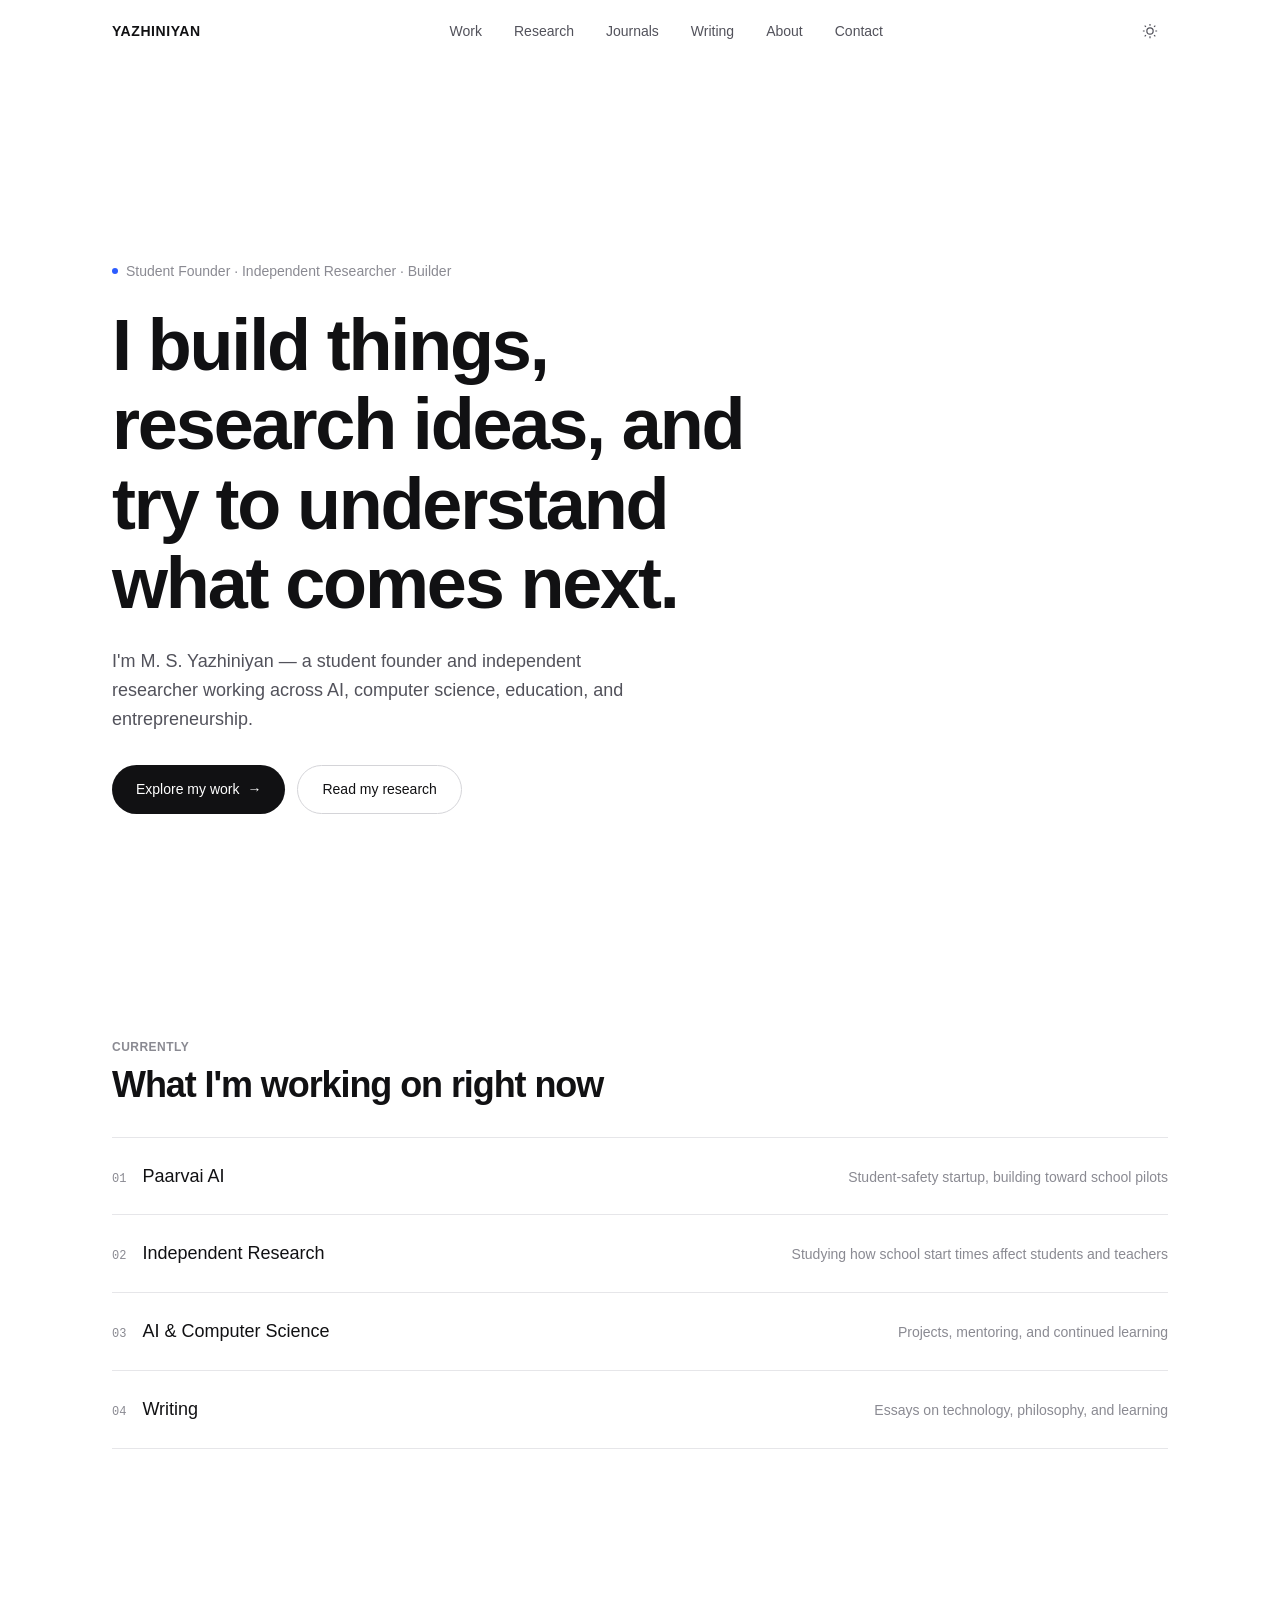
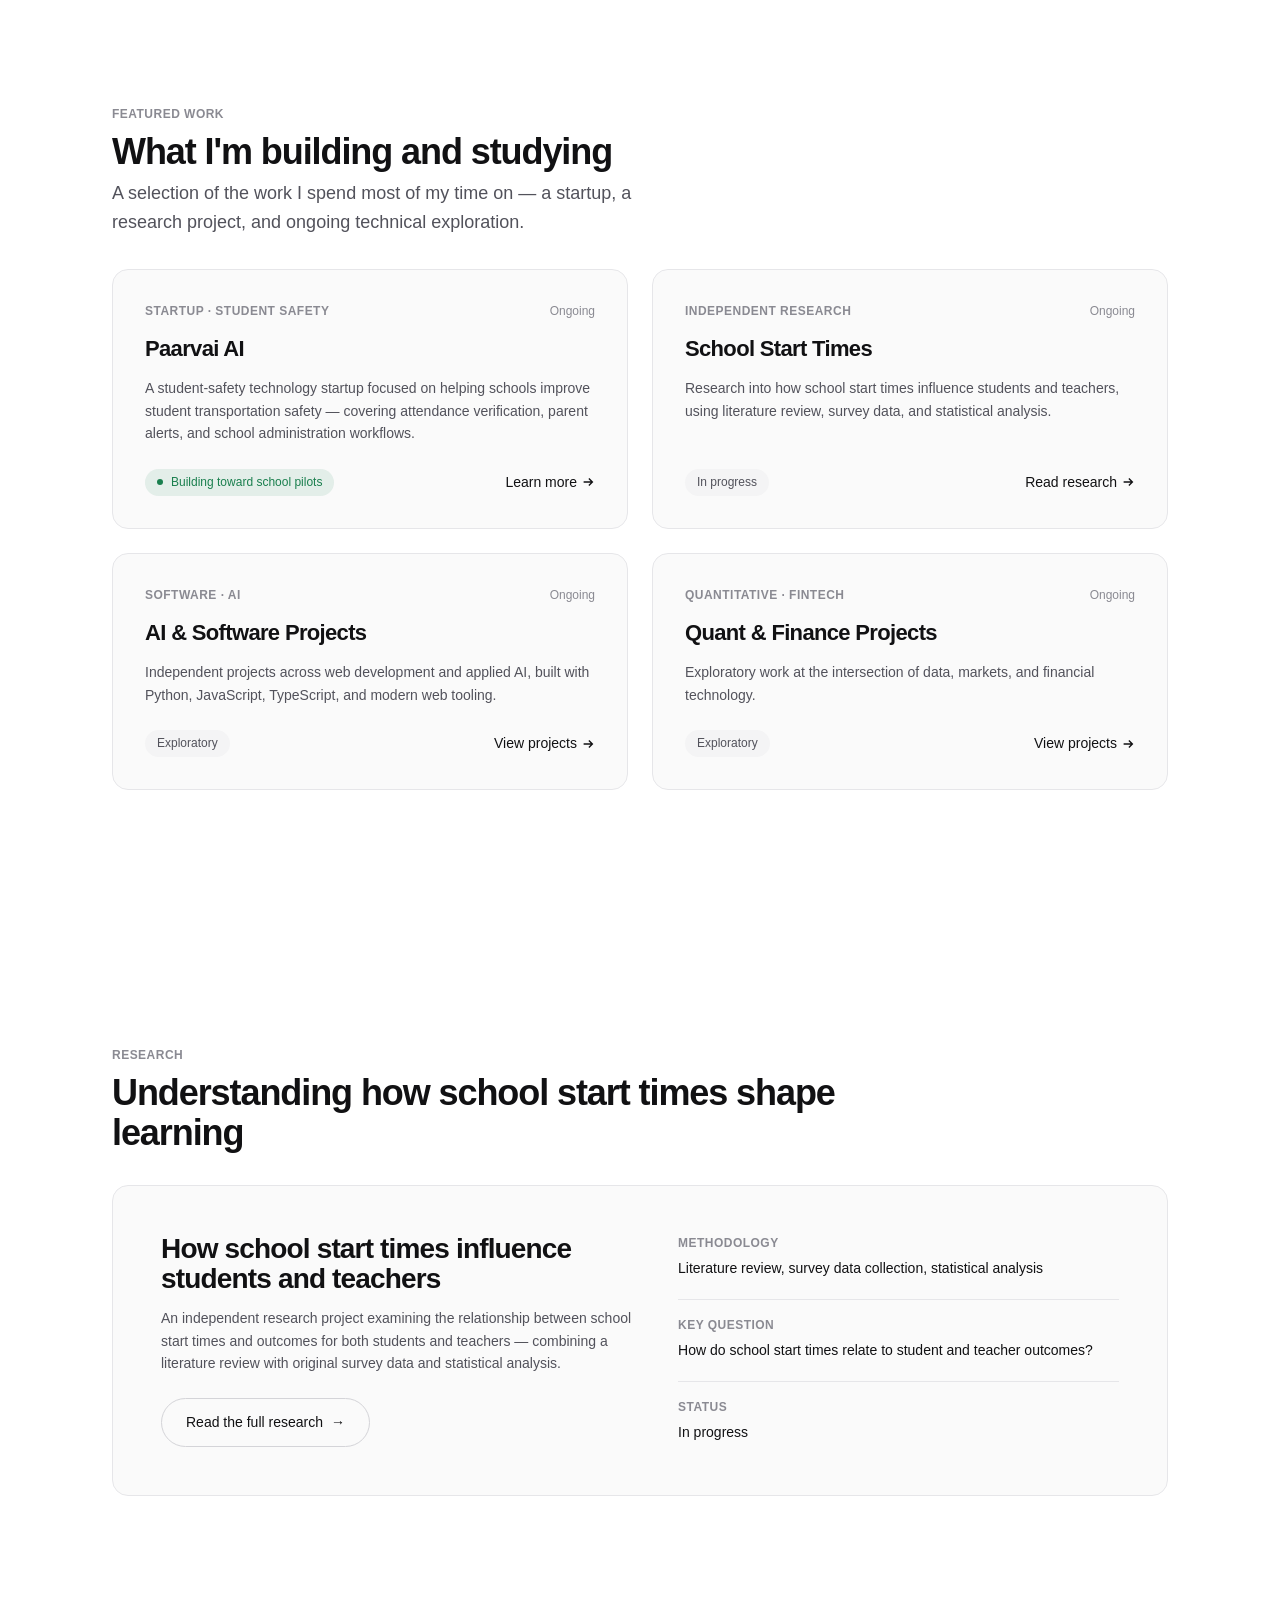
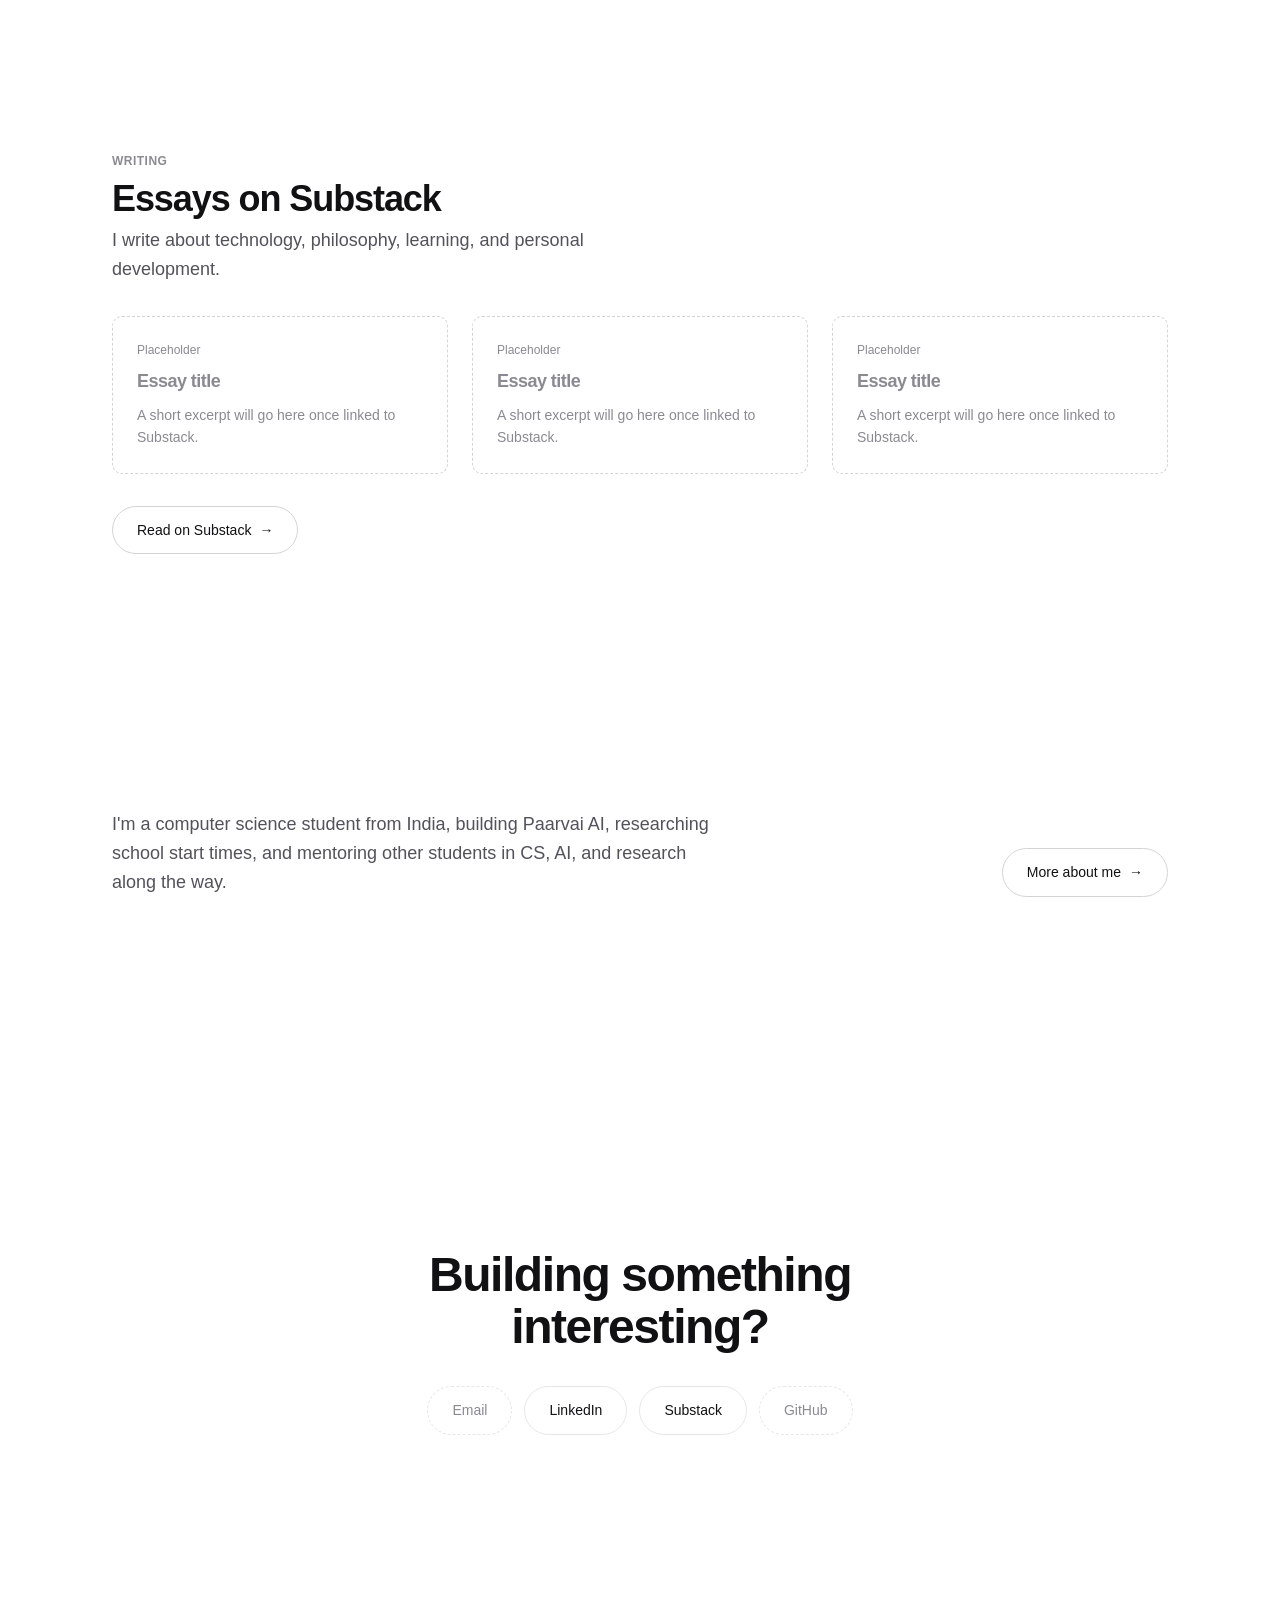
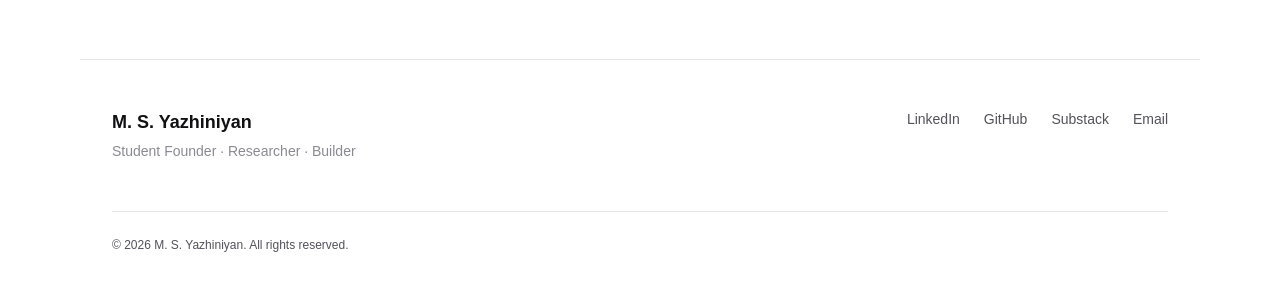
<file: index.html>
<!doctype html>
<html lang="en">
<head>
  <meta charset="UTF-8" />
  <!-- Blocking, must load before any stylesheet to prevent a theme flash. -->
  <script src="js/theme-init.js"></script>

  <meta name="viewport" content="width=device-width, initial-scale=1" />
  <title>M. S. Yazhiniyan — Student Founder · Independent Researcher · Builder</title>
  <meta name="description" content="Personal site of M. S. Yazhiniyan, a 16-year-old student founder and independent researcher working across AI, computer science, education, and entrepreneurship. Building Paarvai AI and researching school start times." />
  <meta name="author" content="M. S. Yazhiniyan" />
  <meta name="color-scheme" content="light dark" />
  <meta name="theme-color" media="(prefers-color-scheme: light)" content="#ffffff" />
  <meta name="theme-color" media="(prefers-color-scheme: dark)" content="#0a0a0b" />

  <!-- Open Graph / social preview. Placeholder domain — update once the site is deployed. -->
  <meta property="og:type" content="website" />
  <meta property="og:site_name" content="M. S. Yazhiniyan" />
  <meta property="og:title" content="M. S. Yazhiniyan — Student Founder · Independent Researcher · Builder" />
  <meta property="og:description" content="A 16-year-old student founder and independent researcher working across AI, computer science, education, and entrepreneurship." />
  <meta property="og:url" content="https://www.yazhiniyan.com/" />
  <meta property="og:image" content="https://www.yazhiniyan.com/assets/og-image.png" />
  <meta name="twitter:card" content="summary_large_image" />
  <meta name="twitter:title" content="M. S. Yazhiniyan — Student Founder · Independent Researcher · Builder" />
  <meta name="twitter:description" content="A 16-year-old student founder and independent researcher working across AI, computer science, education, and entrepreneurship." />

  <link rel="canonical" href="https://www.yazhiniyan.com/" />
  <link rel="icon" href="assets/favicon.svg" type="image/svg+xml" />
  <link rel="manifest" href="assets/site.webmanifest" />

  <link rel="stylesheet" href="css/variables.css" />
  <link rel="stylesheet" href="css/reset.css" />
  <link rel="stylesheet" href="css/base.css" />
  <link rel="stylesheet" href="css/layout.css" />
  <link rel="stylesheet" href="css/navigation.css" />
  <link rel="stylesheet" href="css/components.css" />
  <link rel="stylesheet" href="css/animations.css" />
  <link rel="stylesheet" href="css/pages/home.css" />
</head>
<body>
  <a class="skip-link" href="#main">Skip to content</a>

  <header class="site-header" data-site-header data-scrolled="false" data-hidden="false">
    <div class="container nav">
      <a class="nav__brand" href="index.html">YAZHINIYAN</a>

      <nav class="nav__links" aria-label="Primary">
        <a class="nav__link" data-nav-link href="projects.html">Work</a>
        <a class="nav__link" data-nav-link href="research.html">Research</a>
        <a class="nav__link" data-nav-link href="journals.html">Journals</a>
        <a class="nav__link" data-nav-link href="writing.html">Writing</a>
        <a class="nav__link" data-nav-link href="about.html">About</a>
        <a class="nav__link" data-nav-link href="contact.html">Contact</a>
      </nav>

      <div class="nav__controls">
        <button type="button" class="theme-toggle" data-theme-toggle aria-label="Switch to dark mode">
          <svg class="icon-sun" viewBox="0 0 24 24" fill="none" stroke="currentColor" stroke-width="1.6" aria-hidden="true"><circle cx="12" cy="12" r="4.2"/><path d="M12 2.5v2.4M12 19.1v2.4M4.9 4.9l1.7 1.7M17.4 17.4l1.7 1.7M2.5 12h2.4M19.1 12h2.4M4.9 19.1l1.7-1.7M17.4 6.6l1.7-1.7"/></svg>
          <svg class="icon-moon" viewBox="0 0 24 24" fill="none" stroke="currentColor" stroke-width="1.6" aria-hidden="true"><path d="M20 14.5A8.5 8.5 0 1 1 9.5 4a6.8 6.8 0 0 0 10.5 10.5Z"/></svg>
        </button>

        <button type="button" class="nav-toggle" data-nav-toggle aria-label="Open menu" aria-expanded="false" aria-controls="mobile-nav">
          <span class="nav-toggle__bars"><span></span><span></span><span></span></span>
        </button>
      </div>
    </div>
  </header>

  <nav id="mobile-nav" class="mobile-nav" data-mobile-nav data-open="false" aria-label="Mobile">
    <a class="mobile-nav__link" data-nav-link href="projects.html">Work</a>
    <a class="mobile-nav__link" data-nav-link href="research.html">Research</a>
    <a class="mobile-nav__link" data-nav-link href="journals.html">Journals</a>
    <a class="mobile-nav__link" data-nav-link href="writing.html">Writing</a>
    <a class="mobile-nav__link" data-nav-link href="about.html">About</a>
    <a class="mobile-nav__link" data-nav-link href="contact.html">Contact</a>
  </nav>

  <main id="main">
    <!-- Hero -->
    <section class="hero container">
      <p class="hero__eyebrow"><span class="hero__eyebrow-dot"></span>Student Founder · Independent Researcher · Builder</p>
      <h1 class="hero__title">I build things, research ideas, and try to understand what comes next.</h1>
      <p class="hero__desc">I'm M. S. Yazhiniyan — a student founder and independent researcher working across AI, computer science, education, and entrepreneurship.</p>
      <div class="hero__actions">
        <a class="btn btn--primary" href="projects.html">Explore my work <span class="btn__arrow" aria-hidden="true">→</span></a>
        <a class="btn btn--secondary" href="research.html">Read my research</a>
      </div>
    </section>

    <!-- Currently Building -->
    <section class="section section--tight container" data-reveal>
      <div class="section-head">
        <p class="section-head__eyebrow">Currently</p>
        <h2 class="section-head__title">What I'm working on right now</h2>
      </div>

      <div class="now-list">
        <div class="now-item">
          <div class="now-item__label">
            <span class="now-item__index">01</span>
            <span class="now-item__title">Paarvai AI</span>
          </div>
          <span class="now-item__desc">Student-safety startup, building toward school pilots</span>
        </div>
        <div class="now-item">
          <div class="now-item__label">
            <span class="now-item__index">02</span>
            <span class="now-item__title">Independent Research</span>
          </div>
          <span class="now-item__desc">Studying how school start times affect students and teachers</span>
        </div>
        <div class="now-item">
          <div class="now-item__label">
            <span class="now-item__index">03</span>
            <span class="now-item__title">AI &amp; Computer Science</span>
          </div>
          <span class="now-item__desc">Projects, mentoring, and continued learning</span>
        </div>
        <div class="now-item">
          <div class="now-item__label">
            <span class="now-item__index">04</span>
            <span class="now-item__title">Writing</span>
          </div>
          <span class="now-item__desc">Essays on technology, philosophy, and learning</span>
        </div>
      </div>
    </section>

    <!-- Featured Work -->
    <section class="section container" id="work" data-reveal>
      <div class="section-head">
        <p class="section-head__eyebrow">Featured Work</p>
        <h2 class="section-head__title">What I'm building and studying</h2>
        <p class="section-head__desc">A selection of the work I spend most of my time on — a startup, a research project, and ongoing technical exploration.</p>
      </div>

      <div class="grid grid--2">
        <article class="card">
          <div class="card__top">
            <span class="card__category">Startup · Student Safety</span>
            <span class="card__year">Ongoing</span>
          </div>
          <h3 class="card__title">Paarvai AI</h3>
          <p class="card__desc">A student-safety technology startup focused on helping schools improve student transportation safety — covering attendance verification, parent alerts, and school administration workflows.</p>
          <div class="card__foot">
            <span class="status status--active"><span class="status__dot"></span>Building toward school pilots</span>
            <a class="card__link" href="projects.html">Learn more <svg viewBox="0 0 16 16" fill="none" stroke="currentColor" stroke-width="1.6" aria-hidden="true"><path d="M3 8h10M9 4l4 4-4 4"/></svg></a>
          </div>
        </article>

        <article class="card">
          <div class="card__top">
            <span class="card__category">Independent Research</span>
            <span class="card__year">Ongoing</span>
          </div>
          <h3 class="card__title">School Start Times</h3>
          <p class="card__desc">Research into how school start times influence students and teachers, using literature review, survey data, and statistical analysis.</p>
          <div class="card__foot">
            <span class="status">In progress</span>
            <a class="card__link" href="research.html">Read research <svg viewBox="0 0 16 16" fill="none" stroke="currentColor" stroke-width="1.6" aria-hidden="true"><path d="M3 8h10M9 4l4 4-4 4"/></svg></a>
          </div>
        </article>

        <article class="card">
          <div class="card__top">
            <span class="card__category">Software · AI</span>
            <span class="card__year">Ongoing</span>
          </div>
          <h3 class="card__title">AI &amp; Software Projects</h3>
          <p class="card__desc">Independent projects across web development and applied AI, built with Python, JavaScript, TypeScript, and modern web tooling.</p>
          <div class="card__foot">
            <span class="status">Exploratory</span>
            <a class="card__link" href="projects.html">View projects <svg viewBox="0 0 16 16" fill="none" stroke="currentColor" stroke-width="1.6" aria-hidden="true"><path d="M3 8h10M9 4l4 4-4 4"/></svg></a>
          </div>
        </article>

        <article class="card">
          <div class="card__top">
            <span class="card__category">Quantitative · Fintech</span>
            <span class="card__year">Ongoing</span>
          </div>
          <h3 class="card__title">Quant &amp; Finance Projects</h3>
          <p class="card__desc">Exploratory work at the intersection of data, markets, and financial technology.</p>
          <div class="card__foot">
            <span class="status">Exploratory</span>
            <a class="card__link" href="projects.html">View projects <svg viewBox="0 0 16 16" fill="none" stroke="currentColor" stroke-width="1.6" aria-hidden="true"><path d="M3 8h10M9 4l4 4-4 4"/></svg></a>
          </div>
        </article>
      </div>
    </section>

    <!-- Research -->
    <section class="section container" id="research" data-reveal>
      <div class="section-head">
        <p class="section-head__eyebrow">Research</p>
        <h2 class="section-head__title">Understanding how school start times shape learning</h2>
      </div>

      <div class="research-panel">
        <div>
          <h3 class="research-panel__title">How school start times influence students and teachers</h3>
          <p class="research-panel__desc">An independent research project examining the relationship between school start times and outcomes for both students and teachers — combining a literature review with original survey data and statistical analysis.</p>
          <a class="btn btn--secondary" href="research.html">Read the full research <span class="btn__arrow" aria-hidden="true">→</span></a>
        </div>

        <div class="research-meta">
          <div class="research-meta__row">
            <span class="research-meta__label">Methodology</span>
            <span class="research-meta__value">Literature review, survey data collection, statistical analysis</span>
          </div>
          <div class="research-meta__row">
            <span class="research-meta__label">Key Question</span>
            <span class="research-meta__value">How do school start times relate to student and teacher outcomes?</span>
          </div>
          <div class="research-meta__row">
            <span class="research-meta__label">Status</span>
            <span class="research-meta__value">In progress</span>
          </div>
        </div>
      </div>
    </section>

    <!-- Writing -->
    <section class="section container" id="writing" data-reveal>
      <div class="section-head">
        <p class="section-head__eyebrow">Writing</p>
        <h2 class="section-head__title">Essays on Substack</h2>
        <p class="section-head__desc">I write about technology, philosophy, learning, and personal development.</p>
      </div>

      <div class="grid grid--3">
        <!-- TODO: replace these placeholder slots with real Substack posts (title, excerpt, link) -->
        <article class="card writing-card placeholder">
          <span class="placeholder-tag">Placeholder</span>
          <h3 class="writing-card__title">Essay title</h3>
          <p class="writing-card__desc">A short excerpt will go here once linked to Substack.</p>
        </article>
        <article class="card writing-card placeholder">
          <span class="placeholder-tag">Placeholder</span>
          <h3 class="writing-card__title">Essay title</h3>
          <p class="writing-card__desc">A short excerpt will go here once linked to Substack.</p>
        </article>
        <article class="card writing-card placeholder">
          <span class="placeholder-tag">Placeholder</span>
          <h3 class="writing-card__title">Essay title</h3>
          <p class="writing-card__desc">A short excerpt will go here once linked to Substack.</p>
        </article>
      </div>

      <div class="section-foot">
        <a class="btn btn--secondary" href="writing.html">Read on Substack <span class="btn__arrow" aria-hidden="true">→</span></a>
      </div>
    </section>

    <!-- About teaser -->
    <section class="section container" id="about" data-reveal>
      <div class="about-teaser">
        <p class="about-teaser__text">I'm a computer science student from India, building Paarvai AI, researching school start times, and mentoring other students in CS, AI, and research along the way.</p>
        <a class="btn btn--secondary" href="about.html">More about me <span class="btn__arrow" aria-hidden="true">→</span></a>
      </div>
    </section>

    <!-- Contact -->
    <section class="section container" id="contact" data-reveal>
      <div class="contact-panel">
        <h2 class="contact-panel__title">Building something interesting?</h2>
        <div class="contact-links">
          <!-- TODO: replace href="#" with real destinations -->
          <a class="contact-link contact-link--placeholder" href="#" title="Add email address">Email</a>
          <a class="contact-link" href="https://www.linkedin.com/in/yazhiniyan-ms24" target="_blank" rel="noopener noreferrer">LinkedIn</a>
          <a class="contact-link" href="https://substack.com/@yazhiniyan" target="_blank" rel="noopener noreferrer">Substack</a>
          <a class="contact-link contact-link--placeholder" href="#" title="Add GitHub URL">GitHub</a>
        </div>
      </div>
    </section>
  </main>

  <footer class="site-footer container">
    <div class="site-footer__top">
      <div class="site-footer__identity">
        <span class="site-footer__name">M. S. Yazhiniyan</span>
        <span class="site-footer__tagline">Student Founder · Researcher · Builder</span>
      </div>
      <nav class="site-footer__links" aria-label="Footer">
        <!-- TODO: replace href="#" with real destinations -->
        <a href="https://www.linkedin.com/in/yazhiniyan-ms24" target="_blank" rel="noopener noreferrer">LinkedIn</a>
        <a href="#" title="Add GitHub URL">GitHub</a>
        <a href="https://substack.com/@yazhiniyan" target="_blank" rel="noopener noreferrer">Substack</a>
        <a href="#" title="Add email address">Email</a>
      </nav>
    </div>
    <div class="site-footer__bottom">
      <p>&copy; 2026 M. S. Yazhiniyan. All rights reserved.</p>
    </div>
  </footer>

  <script type="module" src="js/main.js"></script>
</body>
</html>
</file>
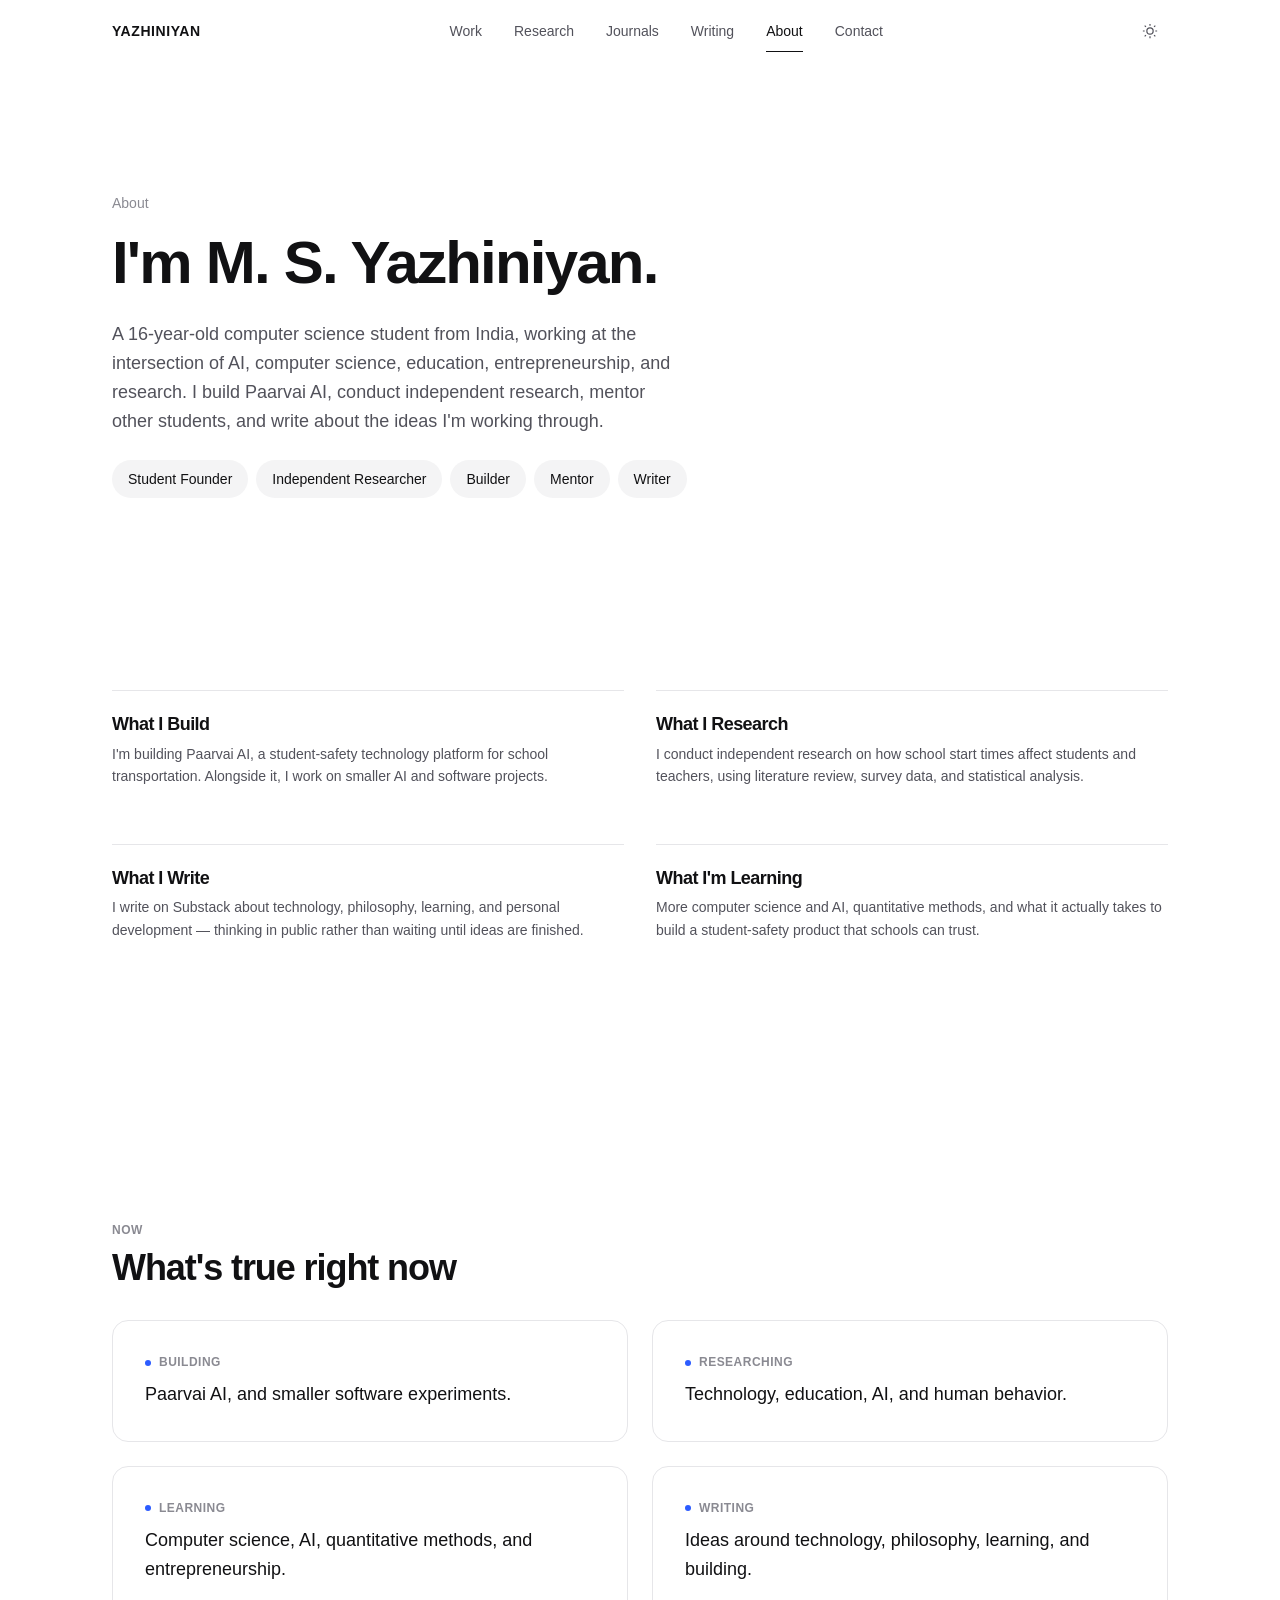
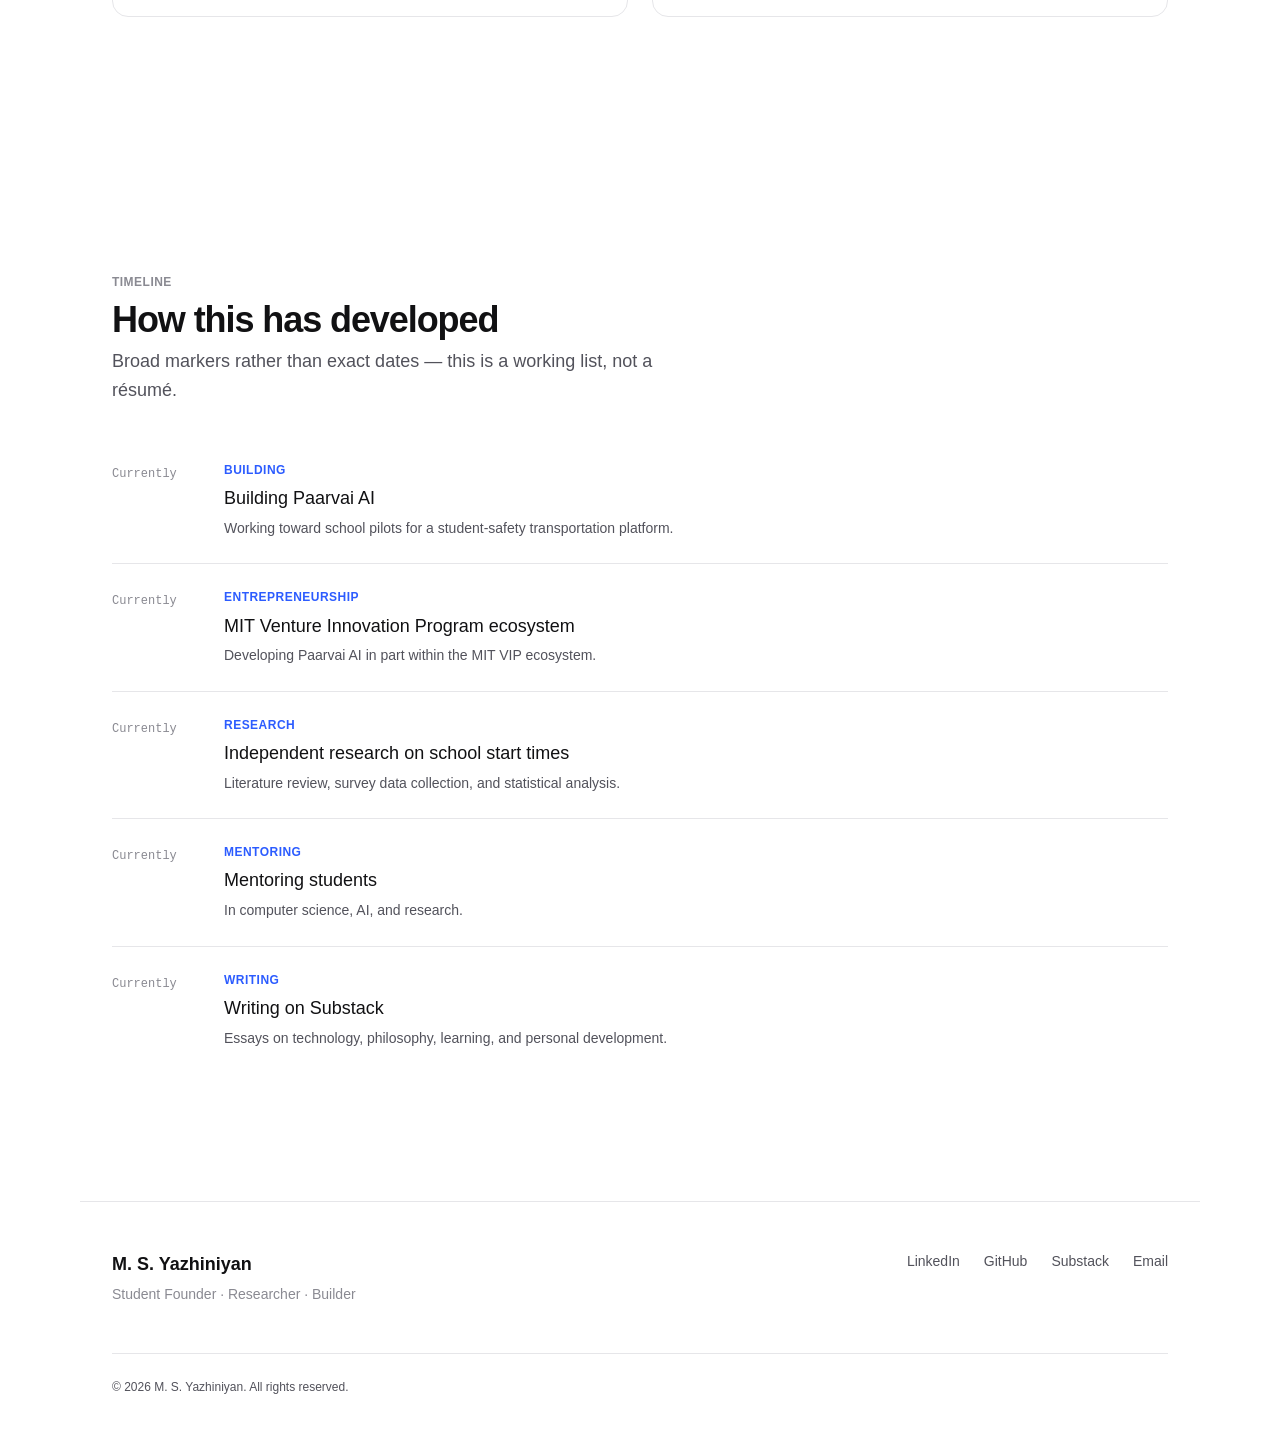
<file: about.html>
<!doctype html>
<html lang="en">
<head>
  <meta charset="UTF-8" />
  <script src="js/theme-init.js"></script>

  <meta name="viewport" content="width=device-width, initial-scale=1" />
  <title>About — M. S. Yazhiniyan</title>
  <meta name="description" content="About M. S. Yazhiniyan — a 16-year-old student founder, independent researcher, and computer science student from India." />
  <meta name="author" content="M. S. Yazhiniyan" />
  <meta name="color-scheme" content="light dark" />
  <meta name="theme-color" media="(prefers-color-scheme: light)" content="#ffffff" />
  <meta name="theme-color" media="(prefers-color-scheme: dark)" content="#0a0a0b" />

  <meta property="og:type" content="website" />
  <meta property="og:site_name" content="M. S. Yazhiniyan" />
  <meta property="og:title" content="About — M. S. Yazhiniyan" />
  <meta property="og:description" content="A 16-year-old student founder, independent researcher, and computer science student from India." />
  <meta property="og:url" content="https://www.yazhiniyan.com/about.html" />
  <meta property="og:image" content="https://www.yazhiniyan.com/assets/og-image.png" />
  <meta name="twitter:card" content="summary_large_image" />

  <link rel="canonical" href="https://www.yazhiniyan.com/about.html" />
  <link rel="icon" href="assets/favicon.svg" type="image/svg+xml" />
  <link rel="manifest" href="assets/site.webmanifest" />

  <link rel="stylesheet" href="css/variables.css" />
  <link rel="stylesheet" href="css/reset.css" />
  <link rel="stylesheet" href="css/base.css" />
  <link rel="stylesheet" href="css/layout.css" />
  <link rel="stylesheet" href="css/navigation.css" />
  <link rel="stylesheet" href="css/components.css" />
  <link rel="stylesheet" href="css/animations.css" />
  <link rel="stylesheet" href="css/pages/page.css" />
  <link rel="stylesheet" href="css/pages/about.css" />
</head>
<body>
  <a class="skip-link" href="#main">Skip to content</a>

  <header class="site-header" data-site-header data-scrolled="false" data-hidden="false">
    <div class="container nav">
      <a class="nav__brand" href="index.html">YAZHINIYAN</a>

      <nav class="nav__links" aria-label="Primary">
        <a class="nav__link" data-nav-link href="projects.html">Work</a>
        <a class="nav__link" data-nav-link href="research.html">Research</a>
        <a class="nav__link" data-nav-link href="journals.html">Journals</a>
        <a class="nav__link" data-nav-link href="writing.html">Writing</a>
        <a class="nav__link" data-nav-link href="about.html">About</a>
        <a class="nav__link" data-nav-link href="contact.html">Contact</a>
      </nav>

      <div class="nav__controls">
        <button type="button" class="theme-toggle" data-theme-toggle aria-label="Switch to dark mode">
          <svg class="icon-sun" viewBox="0 0 24 24" fill="none" stroke="currentColor" stroke-width="1.6" aria-hidden="true"><circle cx="12" cy="12" r="4.2"/><path d="M12 2.5v2.4M12 19.1v2.4M4.9 4.9l1.7 1.7M17.4 17.4l1.7 1.7M2.5 12h2.4M19.1 12h2.4M4.9 19.1l1.7-1.7M17.4 6.6l1.7-1.7"/></svg>
          <svg class="icon-moon" viewBox="0 0 24 24" fill="none" stroke="currentColor" stroke-width="1.6" aria-hidden="true"><path d="M20 14.5A8.5 8.5 0 1 1 9.5 4a6.8 6.8 0 0 0 10.5 10.5Z"/></svg>
        </button>

        <button type="button" class="nav-toggle" data-nav-toggle aria-label="Open menu" aria-expanded="false" aria-controls="mobile-nav">
          <span class="nav-toggle__bars"><span></span><span></span><span></span></span>
        </button>
      </div>
    </div>
  </header>

  <nav id="mobile-nav" class="mobile-nav" data-mobile-nav data-open="false" aria-label="Mobile">
    <a class="mobile-nav__link" data-nav-link href="projects.html">Work</a>
    <a class="mobile-nav__link" data-nav-link href="research.html">Research</a>
    <a class="mobile-nav__link" data-nav-link href="journals.html">Journals</a>
    <a class="mobile-nav__link" data-nav-link href="writing.html">Writing</a>
    <a class="mobile-nav__link" data-nav-link href="about.html">About</a>
    <a class="mobile-nav__link" data-nav-link href="contact.html">Contact</a>
  </nav>

  <main id="main">
    <section class="page-hero container">
      <p class="page-hero__eyebrow">About</p>
      <h1 class="page-hero__title">I'm M. S. Yazhiniyan.</h1>
      <p class="page-hero__desc">A 16-year-old computer science student from India, working at the intersection of AI, computer science, education, entrepreneurship, and research. I build Paarvai AI, conduct independent research, mentor other students, and write about the ideas I'm working through.</p>
      <div class="identity-tags">
        <span class="identity-tag">Student Founder</span>
        <span class="identity-tag">Independent Researcher</span>
        <span class="identity-tag">Builder</span>
        <span class="identity-tag">Mentor</span>
        <span class="identity-tag">Writer</span>
      </div>
    </section>

    <!-- What I Build / Research / Write / Learn -->
    <section class="section container" data-reveal>
      <div class="about-blocks">
        <div class="about-block">
          <h2 class="about-block__title">What I Build</h2>
          <p class="about-block__desc">I'm building Paarvai AI, a student-safety technology platform for school transportation. Alongside it, I work on smaller AI and software projects.</p>
        </div>
        <div class="about-block">
          <h2 class="about-block__title">What I Research</h2>
          <p class="about-block__desc">I conduct independent research on how school start times affect students and teachers, using literature review, survey data, and statistical analysis.</p>
        </div>
        <div class="about-block">
          <h2 class="about-block__title">What I Write</h2>
          <p class="about-block__desc">I write on Substack about technology, philosophy, learning, and personal development — thinking in public rather than waiting until ideas are finished.</p>
        </div>
        <div class="about-block">
          <h2 class="about-block__title">What I'm Learning</h2>
          <p class="about-block__desc">More computer science and AI, quantitative methods, and what it actually takes to build a student-safety product that schools can trust.</p>
        </div>
      </div>
    </section>

    <!-- Now -->
    <section class="section container" data-reveal>
      <div class="section-head">
        <p class="section-head__eyebrow">Now</p>
        <h2 class="section-head__title">What's true right now</h2>
      </div>
      <div class="now-grid">
        <div class="now-card">
          <span class="now-card__label"><span class="status__dot"></span>Building</span>
          <p class="now-card__desc">Paarvai AI, and smaller software experiments.</p>
        </div>
        <div class="now-card">
          <span class="now-card__label"><span class="status__dot"></span>Researching</span>
          <p class="now-card__desc">Technology, education, AI, and human behavior.</p>
        </div>
        <div class="now-card">
          <span class="now-card__label"><span class="status__dot"></span>Learning</span>
          <p class="now-card__desc">Computer science, AI, quantitative methods, and entrepreneurship.</p>
        </div>
        <div class="now-card">
          <span class="now-card__label"><span class="status__dot"></span>Writing</span>
          <p class="now-card__desc">Ideas around technology, philosophy, learning, and building.</p>
        </div>
      </div>
    </section>

    <!-- Timeline -->
    <section class="section container" data-reveal>
      <div class="section-head">
        <p class="section-head__eyebrow">Timeline</p>
        <h2 class="section-head__title">How this has developed</h2>
        <p class="section-head__desc">Broad markers rather than exact dates — this is a working list, not a résumé.</p>
      </div>
      <div class="timeline">
        <div class="timeline__item">
          <span class="timeline__marker">Currently</span>
          <div class="timeline__body">
            <span class="timeline__category">Building</span>
            <span class="timeline__title">Building Paarvai AI</span>
            <p class="timeline__desc">Working toward school pilots for a student-safety transportation platform.</p>
          </div>
        </div>
        <div class="timeline__item">
          <span class="timeline__marker">Currently</span>
          <div class="timeline__body">
            <span class="timeline__category">Entrepreneurship</span>
            <span class="timeline__title">MIT Venture Innovation Program ecosystem</span>
            <p class="timeline__desc">Developing Paarvai AI in part within the MIT VIP ecosystem.</p>
          </div>
        </div>
        <div class="timeline__item">
          <span class="timeline__marker">Currently</span>
          <div class="timeline__body">
            <span class="timeline__category">Research</span>
            <span class="timeline__title">Independent research on school start times</span>
            <p class="timeline__desc">Literature review, survey data collection, and statistical analysis.</p>
          </div>
        </div>
        <div class="timeline__item">
          <span class="timeline__marker">Currently</span>
          <div class="timeline__body">
            <span class="timeline__category">Mentoring</span>
            <span class="timeline__title">Mentoring students</span>
            <p class="timeline__desc">In computer science, AI, and research.</p>
          </div>
        </div>
        <div class="timeline__item">
          <span class="timeline__marker">Currently</span>
          <div class="timeline__body">
            <span class="timeline__category">Writing</span>
            <span class="timeline__title">Writing on Substack</span>
            <p class="timeline__desc">Essays on technology, philosophy, learning, and personal development.</p>
          </div>
        </div>
      </div>
    </section>
  </main>

  <footer class="site-footer container">
    <div class="site-footer__top">
      <div class="site-footer__identity">
        <span class="site-footer__name">M. S. Yazhiniyan</span>
        <span class="site-footer__tagline">Student Founder · Researcher · Builder</span>
      </div>
      <nav class="site-footer__links" aria-label="Footer">
        <a href="https://www.linkedin.com/in/yazhiniyan-ms24" target="_blank" rel="noopener noreferrer">LinkedIn</a>
        <a href="#" title="Add GitHub URL">GitHub</a>
        <a href="https://substack.com/@yazhiniyan" target="_blank" rel="noopener noreferrer">Substack</a>
        <a href="#" title="Add email address">Email</a>
      </nav>
    </div>
    <div class="site-footer__bottom">
      <p>&copy; 2026 M. S. Yazhiniyan. All rights reserved.</p>
    </div>
  </footer>

  <script type="module" src="js/main.js"></script>
</body>
</html>
</file>
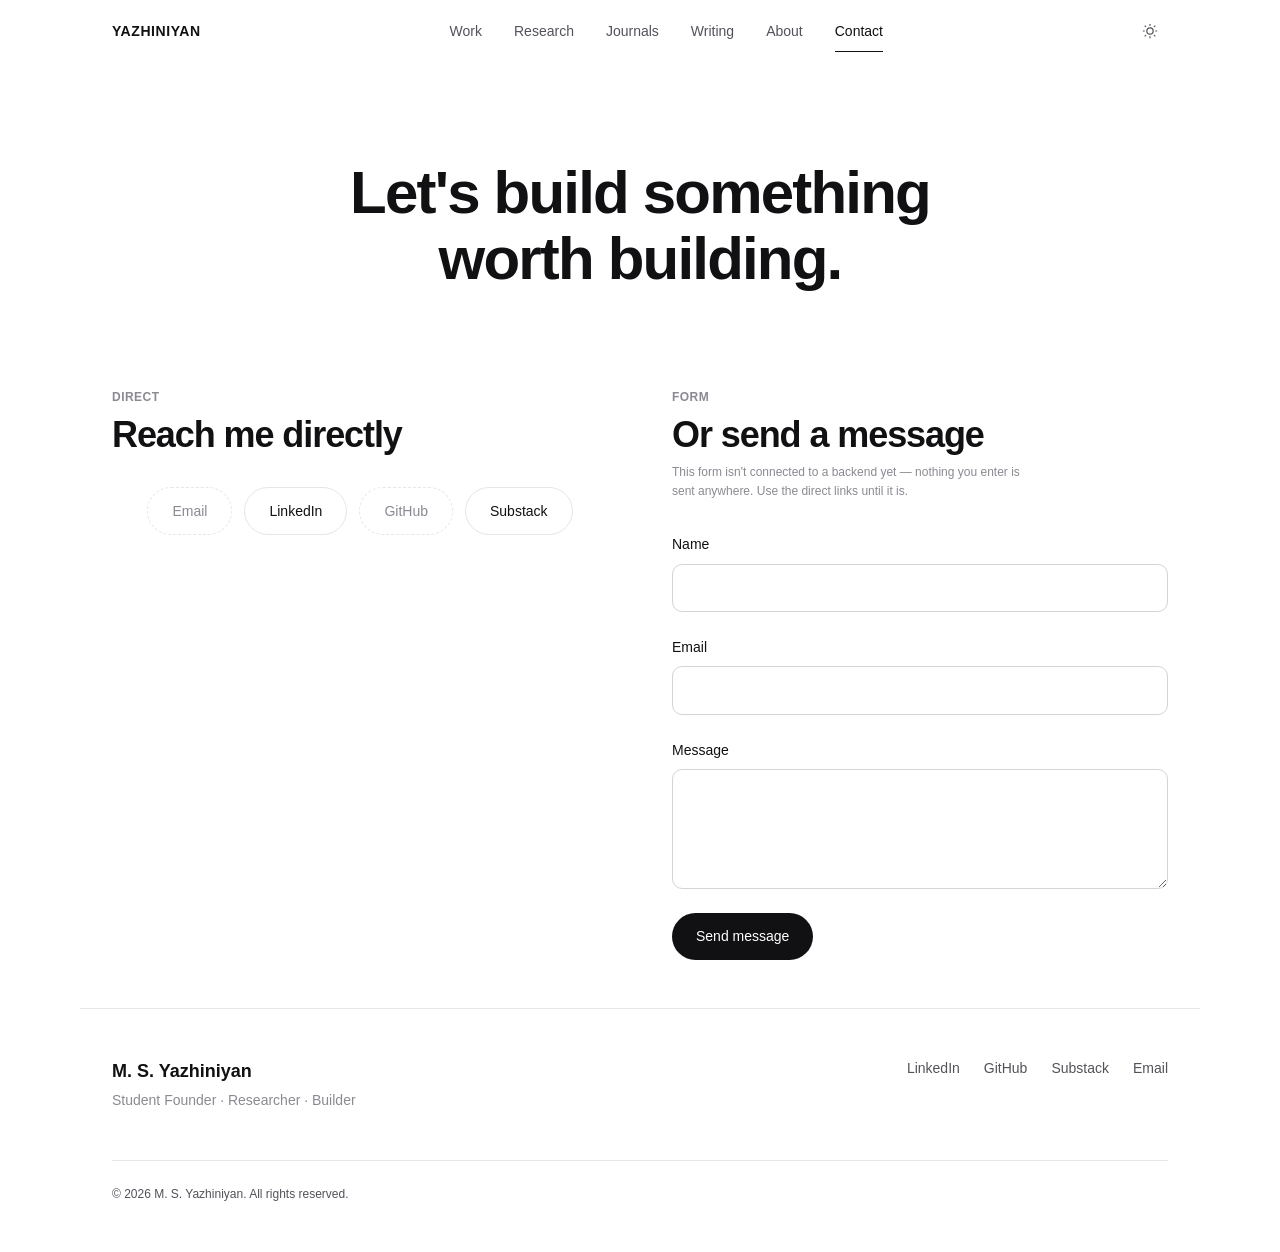
<file: contact.html>
<!doctype html>
<html lang="en">
<head>
  <meta charset="UTF-8" />
  <script src="js/theme-init.js"></script>

  <meta name="viewport" content="width=device-width, initial-scale=1" />
  <title>Contact — M. S. Yazhiniyan</title>
  <meta name="description" content="Get in touch with M. S. Yazhiniyan." />
  <meta name="author" content="M. S. Yazhiniyan" />
  <meta name="color-scheme" content="light dark" />
  <meta name="theme-color" media="(prefers-color-scheme: light)" content="#ffffff" />
  <meta name="theme-color" media="(prefers-color-scheme: dark)" content="#0a0a0b" />

  <meta property="og:type" content="website" />
  <meta property="og:site_name" content="M. S. Yazhiniyan" />
  <meta property="og:title" content="Contact — M. S. Yazhiniyan" />
  <meta property="og:description" content="Get in touch with M. S. Yazhiniyan." />
  <meta property="og:url" content="https://www.yazhiniyan.com/contact.html" />
  <meta property="og:image" content="https://www.yazhiniyan.com/assets/og-image.png" />
  <meta name="twitter:card" content="summary_large_image" />

  <link rel="canonical" href="https://www.yazhiniyan.com/contact.html" />
  <link rel="icon" href="assets/favicon.svg" type="image/svg+xml" />
  <link rel="manifest" href="assets/site.webmanifest" />

  <link rel="stylesheet" href="css/variables.css" />
  <link rel="stylesheet" href="css/reset.css" />
  <link rel="stylesheet" href="css/base.css" />
  <link rel="stylesheet" href="css/layout.css" />
  <link rel="stylesheet" href="css/navigation.css" />
  <link rel="stylesheet" href="css/components.css" />
  <link rel="stylesheet" href="css/animations.css" />
  <link rel="stylesheet" href="css/pages/page.css" />
  <link rel="stylesheet" href="css/pages/contact.css" />
</head>
<body>
  <a class="skip-link" href="#main">Skip to content</a>

  <header class="site-header" data-site-header data-scrolled="false" data-hidden="false">
    <div class="container nav">
      <a class="nav__brand" href="index.html">YAZHINIYAN</a>

      <nav class="nav__links" aria-label="Primary">
        <a class="nav__link" data-nav-link href="projects.html">Work</a>
        <a class="nav__link" data-nav-link href="research.html">Research</a>
        <a class="nav__link" data-nav-link href="journals.html">Journals</a>
        <a class="nav__link" data-nav-link href="writing.html">Writing</a>
        <a class="nav__link" data-nav-link href="about.html">About</a>
        <a class="nav__link" data-nav-link href="contact.html">Contact</a>
      </nav>

      <div class="nav__controls">
        <button type="button" class="theme-toggle" data-theme-toggle aria-label="Switch to dark mode">
          <svg class="icon-sun" viewBox="0 0 24 24" fill="none" stroke="currentColor" stroke-width="1.6" aria-hidden="true"><circle cx="12" cy="12" r="4.2"/><path d="M12 2.5v2.4M12 19.1v2.4M4.9 4.9l1.7 1.7M17.4 17.4l1.7 1.7M2.5 12h2.4M19.1 12h2.4M4.9 19.1l1.7-1.7M17.4 6.6l1.7-1.7"/></svg>
          <svg class="icon-moon" viewBox="0 0 24 24" fill="none" stroke="currentColor" stroke-width="1.6" aria-hidden="true"><path d="M20 14.5A8.5 8.5 0 1 1 9.5 4a6.8 6.8 0 0 0 10.5 10.5Z"/></svg>
        </button>

        <button type="button" class="nav-toggle" data-nav-toggle aria-label="Open menu" aria-expanded="false" aria-controls="mobile-nav">
          <span class="nav-toggle__bars"><span></span><span></span><span></span></span>
        </button>
      </div>
    </div>
  </header>

  <nav id="mobile-nav" class="mobile-nav" data-mobile-nav data-open="false" aria-label="Mobile">
    <a class="mobile-nav__link" data-nav-link href="projects.html">Work</a>
    <a class="mobile-nav__link" data-nav-link href="research.html">Research</a>
    <a class="mobile-nav__link" data-nav-link href="journals.html">Journals</a>
    <a class="mobile-nav__link" data-nav-link href="writing.html">Writing</a>
    <a class="mobile-nav__link" data-nav-link href="about.html">About</a>
    <a class="mobile-nav__link" data-nav-link href="contact.html">Contact</a>
  </nav>

  <main id="main">
    <section class="container contact-hero" data-reveal>
      <h1 class="contact-hero__title">Let's build something worth building.</h1>
    </section>

    <section class="container section--tight" data-reveal>
      <div class="contact-form-section">
        <div>
          <div class="section-head">
            <p class="section-head__eyebrow">Direct</p>
            <h2 class="section-head__title">Reach me directly</h2>
          </div>
          <div class="contact-links">
            <!-- TODO: replace href="#" with real destinations -->
            <a class="contact-link contact-link--placeholder" href="#" title="Add email address">Email</a>
            <a class="contact-link" href="https://www.linkedin.com/in/yazhiniyan-ms24" target="_blank" rel="noopener noreferrer">LinkedIn</a>
            <a class="contact-link contact-link--placeholder" href="#" title="Add GitHub URL">GitHub</a>
            <a class="contact-link" href="https://substack.com/@yazhiniyan" target="_blank" rel="noopener noreferrer">Substack</a>
          </div>
        </div>

        <div>
          <div class="section-head">
            <p class="section-head__eyebrow">Form</p>
            <h2 class="section-head__title">Or send a message</h2>
            <p class="section-head__desc form-note">This form isn't connected to a backend yet — nothing you enter is sent anywhere. Use the direct links until it is.</p>
          </div>
          <form class="form" data-contact-form novalidate>
            <div class="form-field">
              <label for="contact-name">Name</label>
              <input type="text" id="contact-name" name="name" autocomplete="name" />
            </div>
            <div class="form-field">
              <label for="contact-email">Email</label>
              <input type="email" id="contact-email" name="email" autocomplete="email" />
            </div>
            <div class="form-field">
              <label for="contact-message">Message</label>
              <textarea id="contact-message" name="message"></textarea>
            </div>
            <div>
              <button type="submit" class="btn btn--primary">Send message</button>
            </div>
            <p class="form-status" data-form-status data-visible="false"></p>
          </form>
        </div>
      </div>
    </section>
  </main>

  <footer class="site-footer container">
    <div class="site-footer__top">
      <div class="site-footer__identity">
        <span class="site-footer__name">M. S. Yazhiniyan</span>
        <span class="site-footer__tagline">Student Founder · Researcher · Builder</span>
      </div>
      <nav class="site-footer__links" aria-label="Footer">
        <a href="https://www.linkedin.com/in/yazhiniyan-ms24" target="_blank" rel="noopener noreferrer">LinkedIn</a>
        <a href="#" title="Add GitHub URL">GitHub</a>
        <a href="https://substack.com/@yazhiniyan" target="_blank" rel="noopener noreferrer">Substack</a>
        <a href="#" title="Add email address">Email</a>
      </nav>
    </div>
    <div class="site-footer__bottom">
      <p>&copy; 2026 M. S. Yazhiniyan. All rights reserved.</p>
    </div>
  </footer>

  <script type="module" src="js/main.js"></script>
</body>
</html>
</file>
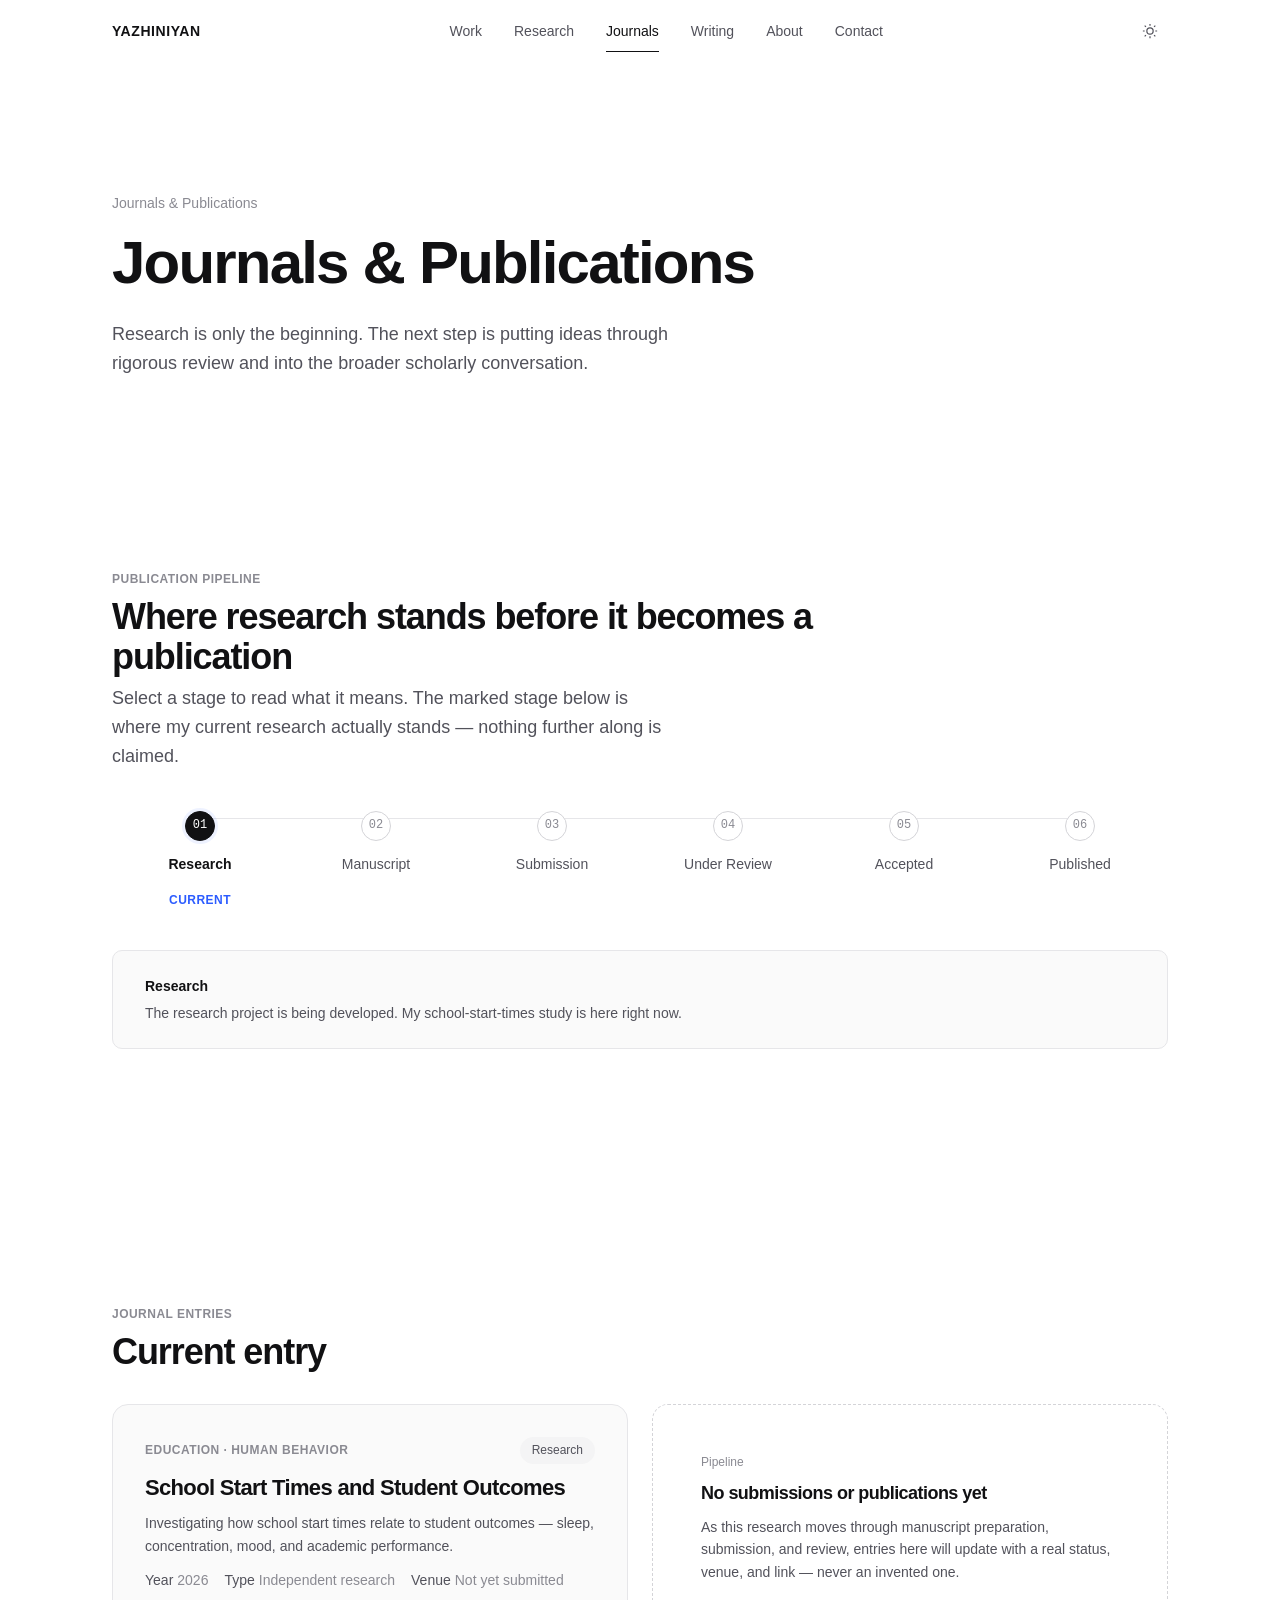
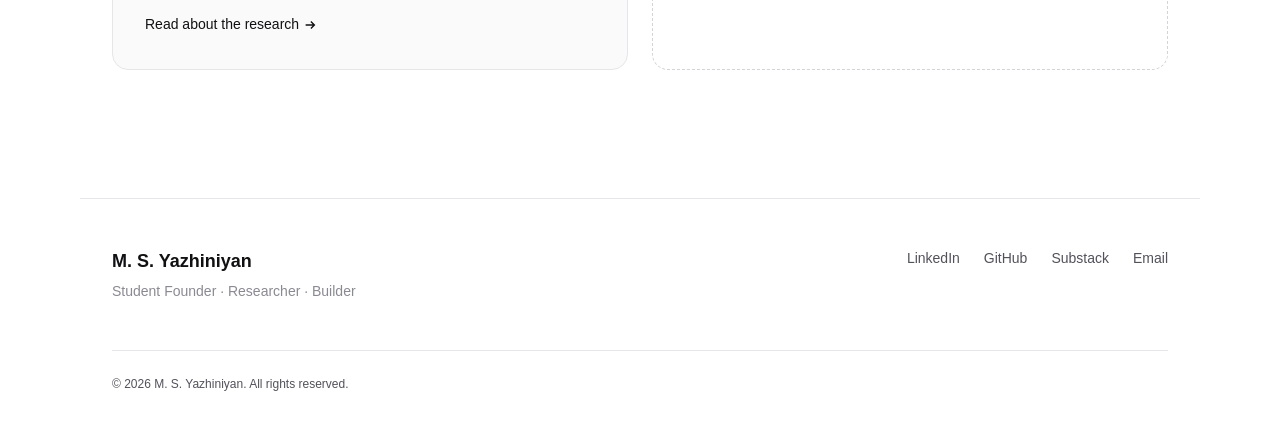
<file: journals.html>
<!doctype html>
<html lang="en">
<head>
  <meta charset="UTF-8" />
  <script src="js/theme-init.js"></script>

  <meta name="viewport" content="width=device-width, initial-scale=1" />
  <title>Journals &amp; Publications — M. S. Yazhiniyan</title>
  <meta name="description" content="The publication pipeline behind M. S. Yazhiniyan's independent research — from question to peer review, tracked honestly." />
  <meta name="author" content="M. S. Yazhiniyan" />
  <meta name="color-scheme" content="light dark" />
  <meta name="theme-color" media="(prefers-color-scheme: light)" content="#ffffff" />
  <meta name="theme-color" media="(prefers-color-scheme: dark)" content="#0a0a0b" />

  <meta property="og:type" content="website" />
  <meta property="og:site_name" content="M. S. Yazhiniyan" />
  <meta property="og:title" content="Journals & Publications — M. S. Yazhiniyan" />
  <meta property="og:description" content="The publication pipeline behind M. S. Yazhiniyan's independent research — from question to peer review, tracked honestly." />
  <meta property="og:url" content="https://www.yazhiniyan.com/journals.html" />
  <meta property="og:image" content="https://www.yazhiniyan.com/assets/og-image.png" />
  <meta name="twitter:card" content="summary_large_image" />

  <link rel="canonical" href="https://www.yazhiniyan.com/journals.html" />
  <link rel="icon" href="assets/favicon.svg" type="image/svg+xml" />
  <link rel="manifest" href="assets/site.webmanifest" />

  <link rel="stylesheet" href="css/variables.css" />
  <link rel="stylesheet" href="css/reset.css" />
  <link rel="stylesheet" href="css/base.css" />
  <link rel="stylesheet" href="css/layout.css" />
  <link rel="stylesheet" href="css/navigation.css" />
  <link rel="stylesheet" href="css/components.css" />
  <link rel="stylesheet" href="css/animations.css" />
  <link rel="stylesheet" href="css/pages/page.css" />
  <link rel="stylesheet" href="css/pages/journals.css" />
</head>
<body>
  <a class="skip-link" href="#main">Skip to content</a>

  <header class="site-header" data-site-header data-scrolled="false" data-hidden="false">
    <div class="container nav">
      <a class="nav__brand" href="index.html">YAZHINIYAN</a>

      <nav class="nav__links" aria-label="Primary">
        <a class="nav__link" data-nav-link href="projects.html">Work</a>
        <a class="nav__link" data-nav-link href="research.html">Research</a>
        <a class="nav__link" data-nav-link href="journals.html">Journals</a>
        <a class="nav__link" data-nav-link href="writing.html">Writing</a>
        <a class="nav__link" data-nav-link href="about.html">About</a>
        <a class="nav__link" data-nav-link href="contact.html">Contact</a>
      </nav>

      <div class="nav__controls">
        <button type="button" class="theme-toggle" data-theme-toggle aria-label="Switch to dark mode">
          <svg class="icon-sun" viewBox="0 0 24 24" fill="none" stroke="currentColor" stroke-width="1.6" aria-hidden="true"><circle cx="12" cy="12" r="4.2"/><path d="M12 2.5v2.4M12 19.1v2.4M4.9 4.9l1.7 1.7M17.4 17.4l1.7 1.7M2.5 12h2.4M19.1 12h2.4M4.9 19.1l1.7-1.7M17.4 6.6l1.7-1.7"/></svg>
          <svg class="icon-moon" viewBox="0 0 24 24" fill="none" stroke="currentColor" stroke-width="1.6" aria-hidden="true"><path d="M20 14.5A8.5 8.5 0 1 1 9.5 4a6.8 6.8 0 0 0 10.5 10.5Z"/></svg>
        </button>

        <button type="button" class="nav-toggle" data-nav-toggle aria-label="Open menu" aria-expanded="false" aria-controls="mobile-nav">
          <span class="nav-toggle__bars"><span></span><span></span><span></span></span>
        </button>
      </div>
    </div>
  </header>

  <nav id="mobile-nav" class="mobile-nav" data-mobile-nav data-open="false" aria-label="Mobile">
    <a class="mobile-nav__link" data-nav-link href="projects.html">Work</a>
    <a class="mobile-nav__link" data-nav-link href="research.html">Research</a>
    <a class="mobile-nav__link" data-nav-link href="journals.html">Journals</a>
    <a class="mobile-nav__link" data-nav-link href="writing.html">Writing</a>
    <a class="mobile-nav__link" data-nav-link href="about.html">About</a>
    <a class="mobile-nav__link" data-nav-link href="contact.html">Contact</a>
  </nav>

  <main id="main">
    <section class="page-hero container">
      <p class="page-hero__eyebrow">Journals &amp; Publications</p>
      <h1 class="page-hero__title">Journals &amp; Publications</h1>
      <p class="page-hero__desc journals-lede">Research is only the beginning. The next step is putting ideas through rigorous review and into the broader scholarly conversation.</p>
    </section>

    <!-- Publication Pipeline -->
    <section class="section container" data-reveal>
      <div class="section-head">
        <p class="section-head__eyebrow">Publication Pipeline</p>
        <h2 class="section-head__title">Where research stands before it becomes a publication</h2>
        <p class="section-head__desc">Select a stage to read what it means. The marked stage below is where my current research actually stands — nothing further along is claimed.</p>
      </div>

      <div class="pipeline" data-pipeline>
        <ol class="pipeline__stages" role="list">
          <li class="pipeline__stage pipeline__stage--current">
            <button type="button" class="pipeline__node" data-pipeline-node data-default="true" aria-expanded="false" data-title="Research" data-desc="The research project is being developed. My school-start-times study is here right now.">
              <span class="pipeline__marker">01</span>
              <span class="pipeline__label">Research</span>
              <span class="pipeline__current-tag">Current</span>
            </button>
          </li>
          <li class="pipeline__stage">
            <button type="button" class="pipeline__node" data-pipeline-node aria-expanded="false" data-title="Manuscript" data-desc="Research is written up and refined into a manuscript.">
              <span class="pipeline__marker">02</span>
              <span class="pipeline__label">Manuscript</span>
            </button>
          </li>
          <li class="pipeline__stage">
            <button type="button" class="pipeline__node" data-pipeline-node aria-expanded="false" data-title="Submission" data-desc="The manuscript is submitted to an appropriate journal.">
              <span class="pipeline__marker">03</span>
              <span class="pipeline__label">Submission</span>
            </button>
          </li>
          <li class="pipeline__stage">
            <button type="button" class="pipeline__node" data-pipeline-node aria-expanded="false" data-title="Under Review" data-desc="The manuscript goes through the peer-review process.">
              <span class="pipeline__marker">04</span>
              <span class="pipeline__label">Under Review</span>
            </button>
          </li>
          <li class="pipeline__stage">
            <button type="button" class="pipeline__node" data-pipeline-node aria-expanded="false" data-title="Accepted" data-desc="The manuscript is accepted for publication.">
              <span class="pipeline__marker">05</span>
              <span class="pipeline__label">Accepted</span>
            </button>
          </li>
          <li class="pipeline__stage">
            <button type="button" class="pipeline__node" data-pipeline-node aria-expanded="false" data-title="Published" data-desc="The work is published in a journal.">
              <span class="pipeline__marker">06</span>
              <span class="pipeline__label">Published</span>
            </button>
          </li>
        </ol>

        <div class="pipeline__detail">
          <div class="pipeline__detail-title" data-detail-title></div>
          <p class="pipeline__detail-body" data-detail-body></p>
        </div>
      </div>
    </section>

    <!-- Journal Entries -->
    <section class="section container" data-reveal>
      <div class="section-head">
        <p class="section-head__eyebrow">Journal Entries</p>
        <h2 class="section-head__title">Current entry</h2>
      </div>

      <div class="journal-grid">
        <article class="journal-card">
          <div class="journal-card__top">
            <span class="journal-card__area">Education · Human Behavior</span>
            <span class="status">Research</span>
          </div>
          <h3 class="journal-card__title">School Start Times and Student Outcomes</h3>
          <p class="card__desc">Investigating how school start times relate to student outcomes — sleep, concentration, mood, and academic performance.</p>
          <div class="journal-card__meta">
            <span class="journal-card__meta-item"><strong>Year</strong> 2026</span>
            <span class="journal-card__meta-item"><strong>Type</strong> Independent research</span>
            <span class="journal-card__meta-item"><strong>Venue</strong> Not yet submitted</span>
          </div>
          <div class="journal-card__foot">
            <a class="card__link" href="research.html">Read about the research <svg viewBox="0 0 16 16" fill="none" stroke="currentColor" stroke-width="1.6" aria-hidden="true"><path d="M3 8h10M9 4l4 4-4 4"/></svg></a>
          </div>
        </article>

        <div class="empty-state">
          <span class="placeholder-tag">Pipeline</span>
          <h3 class="empty-state__title">No submissions or publications yet</h3>
          <p class="empty-state__desc">As this research moves through manuscript preparation, submission, and review, entries here will update with a real status, venue, and link — never an invented one.</p>
        </div>
      </div>
    </section>
  </main>

  <footer class="site-footer container">
    <div class="site-footer__top">
      <div class="site-footer__identity">
        <span class="site-footer__name">M. S. Yazhiniyan</span>
        <span class="site-footer__tagline">Student Founder · Researcher · Builder</span>
      </div>
      <nav class="site-footer__links" aria-label="Footer">
        <a href="https://www.linkedin.com/in/yazhiniyan-ms24" target="_blank" rel="noopener noreferrer">LinkedIn</a>
        <a href="#" title="Add GitHub URL">GitHub</a>
        <a href="https://substack.com/@yazhiniyan" target="_blank" rel="noopener noreferrer">Substack</a>
        <a href="#" title="Add email address">Email</a>
      </nav>
    </div>
    <div class="site-footer__bottom">
      <p>&copy; 2026 M. S. Yazhiniyan. All rights reserved.</p>
    </div>
  </footer>

  <script type="module" src="js/main.js"></script>
</body>
</html>
</file>
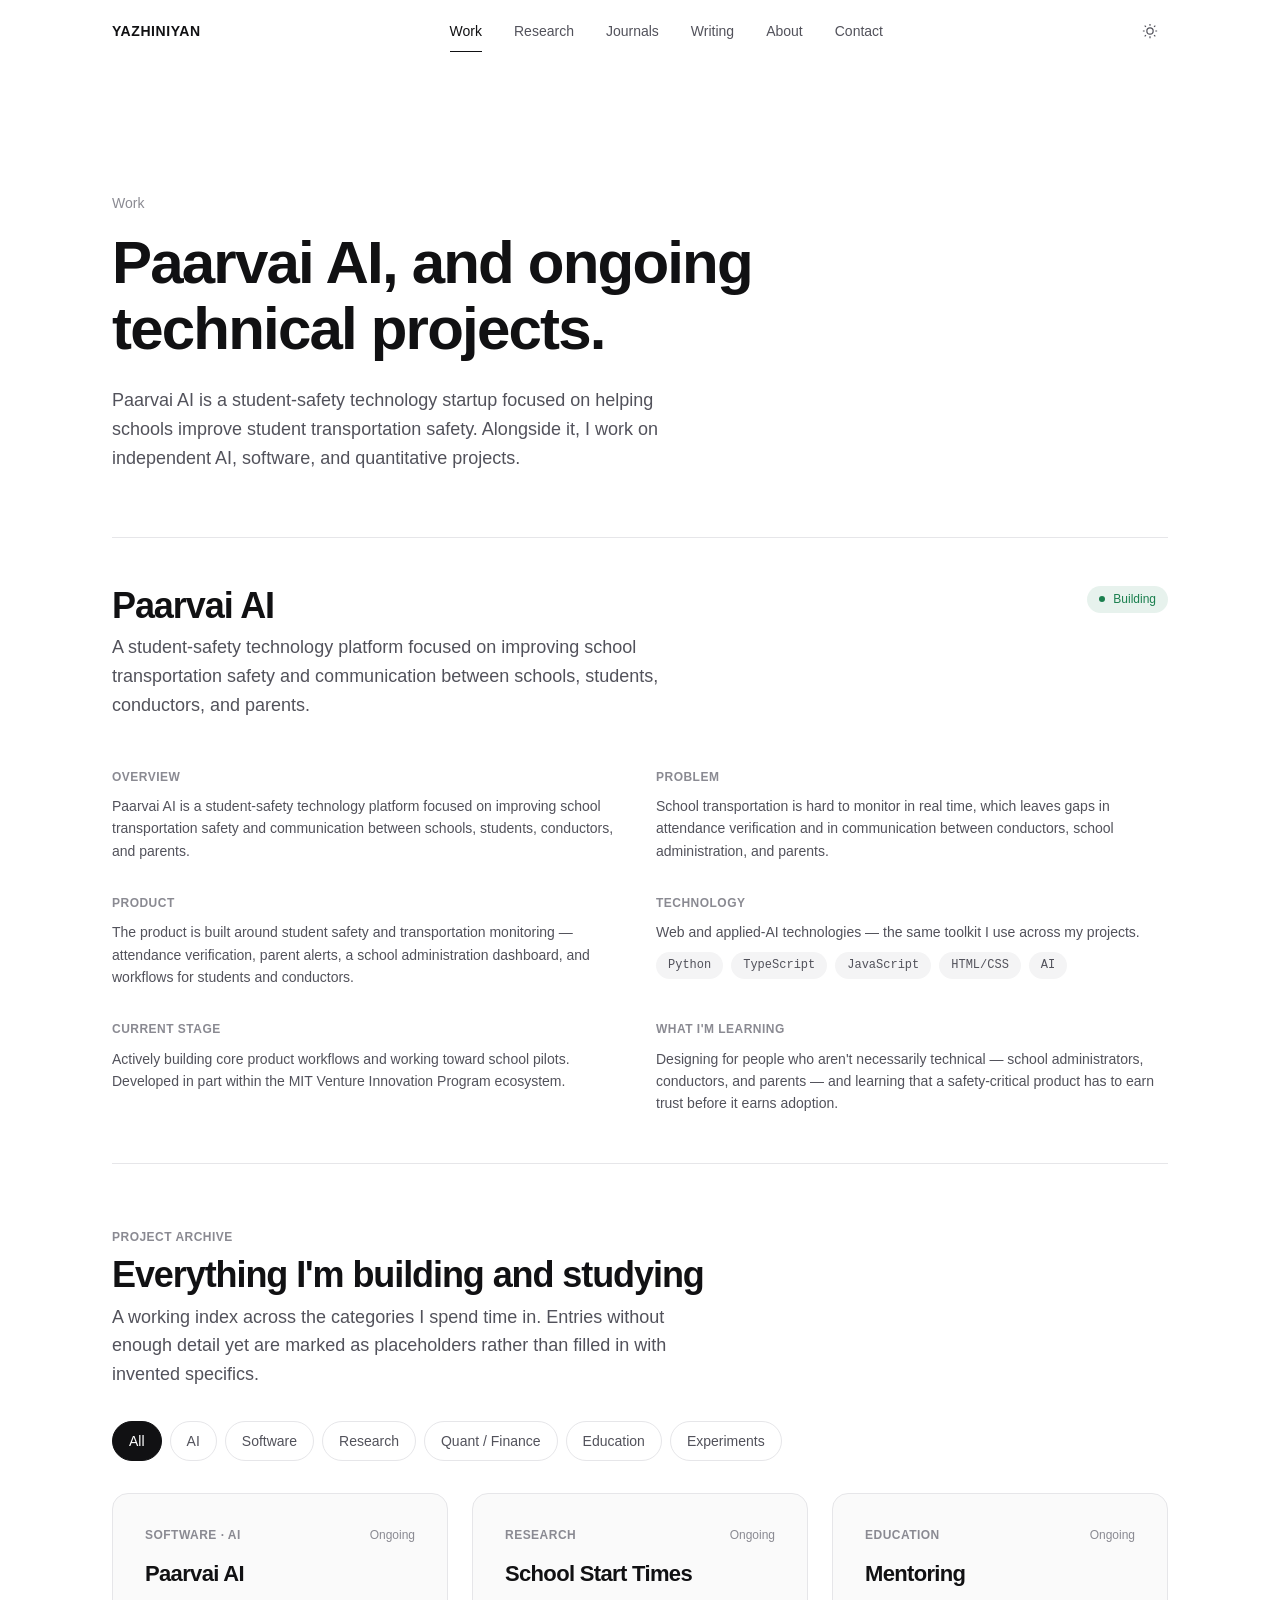
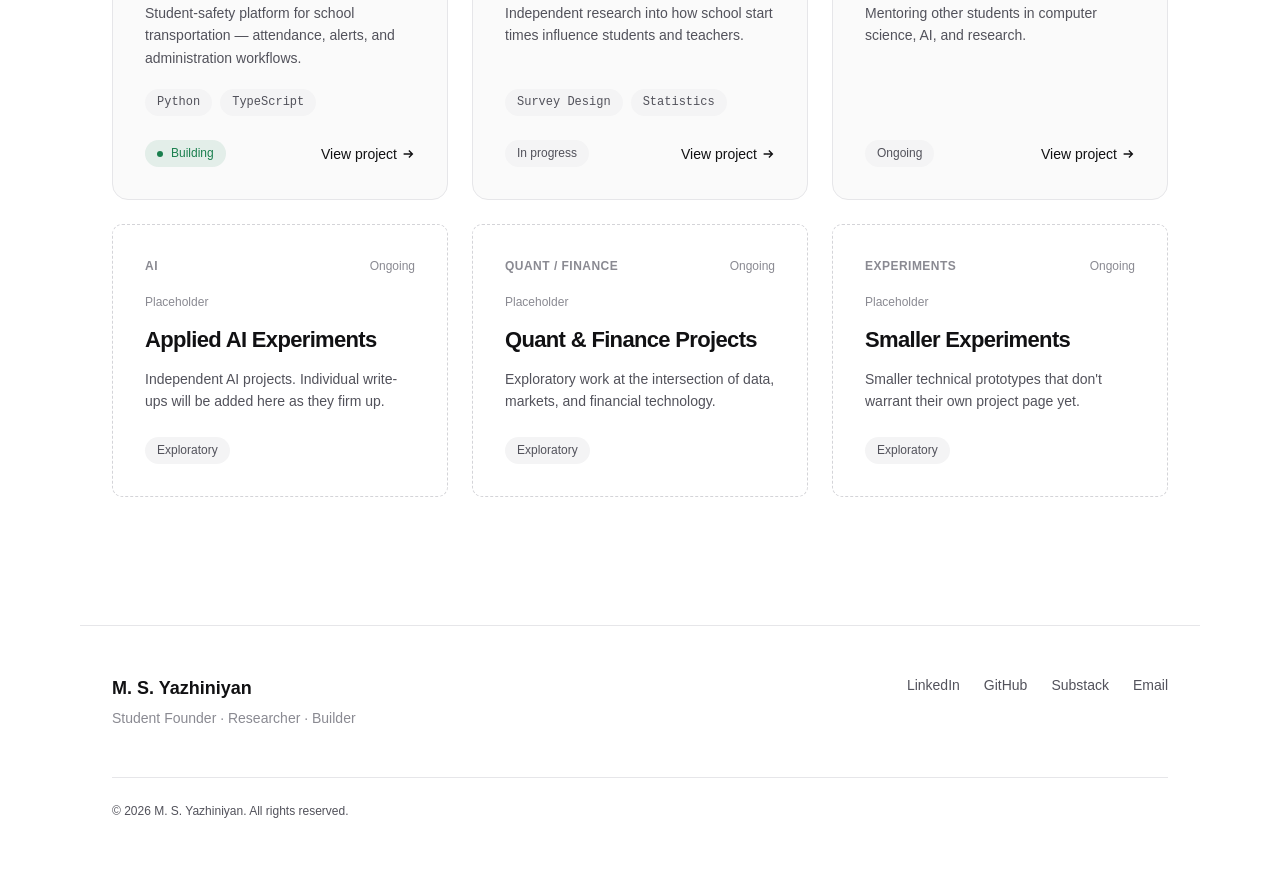
<file: projects.html>
<!doctype html>
<html lang="en">
<head>
  <meta charset="UTF-8" />
  <script src="js/theme-init.js"></script>

  <meta name="viewport" content="width=device-width, initial-scale=1" />
  <title>Work — M. S. Yazhiniyan</title>
  <meta name="description" content="Projects by M. S. Yazhiniyan — Paarvai AI, AI and software projects, and quantitative and financial-technology work." />
  <meta name="author" content="M. S. Yazhiniyan" />
  <meta name="color-scheme" content="light dark" />
  <meta name="theme-color" media="(prefers-color-scheme: light)" content="#ffffff" />
  <meta name="theme-color" media="(prefers-color-scheme: dark)" content="#0a0a0b" />

  <meta property="og:type" content="website" />
  <meta property="og:site_name" content="M. S. Yazhiniyan" />
  <meta property="og:title" content="Work — M. S. Yazhiniyan" />
  <meta property="og:description" content="Paarvai AI, AI and software projects, and quantitative and financial-technology work." />
  <meta property="og:url" content="https://www.yazhiniyan.com/projects.html" />
  <meta property="og:image" content="https://www.yazhiniyan.com/assets/og-image.png" />
  <meta name="twitter:card" content="summary_large_image" />

  <link rel="canonical" href="https://www.yazhiniyan.com/projects.html" />
  <link rel="icon" href="assets/favicon.svg" type="image/svg+xml" />
  <link rel="manifest" href="assets/site.webmanifest" />

  <link rel="stylesheet" href="css/variables.css" />
  <link rel="stylesheet" href="css/reset.css" />
  <link rel="stylesheet" href="css/base.css" />
  <link rel="stylesheet" href="css/layout.css" />
  <link rel="stylesheet" href="css/navigation.css" />
  <link rel="stylesheet" href="css/components.css" />
  <link rel="stylesheet" href="css/animations.css" />
  <link rel="stylesheet" href="css/pages/page.css" />
  <link rel="stylesheet" href="css/pages/work.css" />
</head>
<body>
  <a class="skip-link" href="#main">Skip to content</a>

  <header class="site-header" data-site-header data-scrolled="false" data-hidden="false">
    <div class="container nav">
      <a class="nav__brand" href="index.html">YAZHINIYAN</a>

      <nav class="nav__links" aria-label="Primary">
        <a class="nav__link" data-nav-link href="projects.html">Work</a>
        <a class="nav__link" data-nav-link href="research.html">Research</a>
        <a class="nav__link" data-nav-link href="journals.html">Journals</a>
        <a class="nav__link" data-nav-link href="writing.html">Writing</a>
        <a class="nav__link" data-nav-link href="about.html">About</a>
        <a class="nav__link" data-nav-link href="contact.html">Contact</a>
      </nav>

      <div class="nav__controls">
        <button type="button" class="theme-toggle" data-theme-toggle aria-label="Switch to dark mode">
          <svg class="icon-sun" viewBox="0 0 24 24" fill="none" stroke="currentColor" stroke-width="1.6" aria-hidden="true"><circle cx="12" cy="12" r="4.2"/><path d="M12 2.5v2.4M12 19.1v2.4M4.9 4.9l1.7 1.7M17.4 17.4l1.7 1.7M2.5 12h2.4M19.1 12h2.4M4.9 19.1l1.7-1.7M17.4 6.6l1.7-1.7"/></svg>
          <svg class="icon-moon" viewBox="0 0 24 24" fill="none" stroke="currentColor" stroke-width="1.6" aria-hidden="true"><path d="M20 14.5A8.5 8.5 0 1 1 9.5 4a6.8 6.8 0 0 0 10.5 10.5Z"/></svg>
        </button>

        <button type="button" class="nav-toggle" data-nav-toggle aria-label="Open menu" aria-expanded="false" aria-controls="mobile-nav">
          <span class="nav-toggle__bars"><span></span><span></span><span></span></span>
        </button>
      </div>
    </div>
  </header>

  <nav id="mobile-nav" class="mobile-nav" data-mobile-nav data-open="false" aria-label="Mobile">
    <a class="mobile-nav__link" data-nav-link href="projects.html">Work</a>
    <a class="mobile-nav__link" data-nav-link href="research.html">Research</a>
    <a class="mobile-nav__link" data-nav-link href="journals.html">Journals</a>
    <a class="mobile-nav__link" data-nav-link href="writing.html">Writing</a>
    <a class="mobile-nav__link" data-nav-link href="about.html">About</a>
    <a class="mobile-nav__link" data-nav-link href="contact.html">Contact</a>
  </nav>

  <main id="main">
    <section class="page-hero container">
      <p class="page-hero__eyebrow">Work</p>
      <h1 class="page-hero__title">Paarvai AI, and ongoing technical projects.</h1>
      <p class="page-hero__desc">Paarvai AI is a student-safety technology startup focused on helping schools improve student transportation safety. Alongside it, I work on independent AI, software, and quantitative projects.</p>
    </section>

    <!-- Featured Project -->
    <section class="container" id="paarvai" data-reveal>
      <div class="project-feature">
        <div class="project-feature__head">
          <div>
            <h2 class="project-feature__name">Paarvai AI</h2>
            <p class="project-feature__tagline">A student-safety technology platform focused on improving school transportation safety and communication between schools, students, conductors, and parents.</p>
          </div>
          <div class="project-feature__status-row">
            <span class="status status--active"><span class="status__dot"></span>Building</span>
          </div>
        </div>

        <div class="project-feature__grid">
          <div class="project-feature__block">
            <span class="project-feature__block-title">Overview</span>
            <p class="project-feature__block-body">Paarvai AI is a student-safety technology platform focused on improving school transportation safety and communication between schools, students, conductors, and parents.</p>
          </div>

          <div class="project-feature__block">
            <span class="project-feature__block-title">Problem</span>
            <p class="project-feature__block-body">School transportation is hard to monitor in real time, which leaves gaps in attendance verification and in communication between conductors, school administration, and parents.</p>
          </div>

          <div class="project-feature__block">
            <span class="project-feature__block-title">Product</span>
            <p class="project-feature__block-body">The product is built around student safety and transportation monitoring — attendance verification, parent alerts, a school administration dashboard, and workflows for students and conductors.</p>
          </div>

          <div class="project-feature__block">
            <span class="project-feature__block-title">Technology</span>
            <p class="project-feature__block-body">Web and applied-AI technologies — the same toolkit I use across my projects.</p>
            <div class="project-feature__tech">
              <span class="tech-tag">Python</span>
              <span class="tech-tag">TypeScript</span>
              <span class="tech-tag">JavaScript</span>
              <span class="tech-tag">HTML/CSS</span>
              <span class="tech-tag">AI</span>
            </div>
          </div>

          <div class="project-feature__block">
            <span class="project-feature__block-title">Current Stage</span>
            <p class="project-feature__block-body">Actively building core product workflows and working toward school pilots. Developed in part within the MIT Venture Innovation Program ecosystem.</p>
          </div>

          <div class="project-feature__block">
            <span class="project-feature__block-title">What I'm Learning</span>
            <p class="project-feature__block-body">Designing for people who aren't necessarily technical — school administrators, conductors, and parents — and learning that a safety-critical product has to earn trust before it earns adoption.</p>
          </div>
        </div>
      </div>
    </section>

    <!-- Project Archive -->
    <section class="section archive-section container" id="archive" data-filter-scope data-reveal>
      <div class="section-head">
        <p class="section-head__eyebrow">Project Archive</p>
        <h2 class="section-head__title">Everything I'm building and studying</h2>
        <p class="section-head__desc">A working index across the categories I spend time in. Entries without enough detail yet are marked as placeholders rather than filled in with invented specifics.</p>
      </div>

      <div class="filter-tabs" data-filter-group role="group" aria-label="Filter projects by category">
        <button type="button" class="filter-tab" data-filter="all" aria-pressed="true">All</button>
        <button type="button" class="filter-tab" data-filter="ai" aria-pressed="false">AI</button>
        <button type="button" class="filter-tab" data-filter="software" aria-pressed="false">Software</button>
        <button type="button" class="filter-tab" data-filter="research" aria-pressed="false">Research</button>
        <button type="button" class="filter-tab" data-filter="quant-finance" aria-pressed="false">Quant / Finance</button>
        <button type="button" class="filter-tab" data-filter="education" aria-pressed="false">Education</button>
        <button type="button" class="filter-tab" data-filter="experiments" aria-pressed="false">Experiments</button>
      </div>

      <div class="grid grid--3">
        <article class="card" data-category="software ai">
          <div class="card__top">
            <span class="card__category">Software · AI</span>
            <span class="card__year">Ongoing</span>
          </div>
          <h3 class="card__title">Paarvai AI</h3>
          <p class="card__desc">Student-safety platform for school transportation — attendance, alerts, and administration workflows.</p>
          <div class="archive-card__tech project-feature__tech">
            <span class="tech-tag">Python</span>
            <span class="tech-tag">TypeScript</span>
          </div>
          <div class="card__foot">
            <span class="status status--active"><span class="status__dot"></span>Building</span>
            <a class="card__link" href="#paarvai">View project <svg viewBox="0 0 16 16" fill="none" stroke="currentColor" stroke-width="1.6" aria-hidden="true"><path d="M3 8h10M9 4l4 4-4 4"/></svg></a>
          </div>
        </article>

        <article class="card" data-category="research">
          <div class="card__top">
            <span class="card__category">Research</span>
            <span class="card__year">Ongoing</span>
          </div>
          <h3 class="card__title">School Start Times</h3>
          <p class="card__desc">Independent research into how school start times influence students and teachers.</p>
          <div class="archive-card__tech project-feature__tech">
            <span class="tech-tag">Survey Design</span>
            <span class="tech-tag">Statistics</span>
          </div>
          <div class="card__foot">
            <span class="status">In progress</span>
            <a class="card__link" href="research.html">View project <svg viewBox="0 0 16 16" fill="none" stroke="currentColor" stroke-width="1.6" aria-hidden="true"><path d="M3 8h10M9 4l4 4-4 4"/></svg></a>
          </div>
        </article>

        <article class="card" data-category="education">
          <div class="card__top">
            <span class="card__category">Education</span>
            <span class="card__year">Ongoing</span>
          </div>
          <h3 class="card__title">Mentoring</h3>
          <p class="card__desc">Mentoring other students in computer science, AI, and research.</p>
          <div class="card__foot">
            <span class="status">Ongoing</span>
            <a class="card__link" href="about.html">View project <svg viewBox="0 0 16 16" fill="none" stroke="currentColor" stroke-width="1.6" aria-hidden="true"><path d="M3 8h10M9 4l4 4-4 4"/></svg></a>
          </div>
        </article>

        <article class="card placeholder" data-category="ai">
          <div class="card__top">
            <span class="card__category">AI</span>
            <span class="card__year">Ongoing</span>
          </div>
          <span class="placeholder-tag">Placeholder</span>
          <h3 class="card__title">Applied AI Experiments</h3>
          <p class="card__desc">Independent AI projects. Individual write-ups will be added here as they firm up.</p>
          <div class="card__foot">
            <span class="status">Exploratory</span>
          </div>
        </article>

        <article class="card placeholder" data-category="quant-finance">
          <div class="card__top">
            <span class="card__category">Quant / Finance</span>
            <span class="card__year">Ongoing</span>
          </div>
          <span class="placeholder-tag">Placeholder</span>
          <h3 class="card__title">Quant &amp; Finance Projects</h3>
          <p class="card__desc">Exploratory work at the intersection of data, markets, and financial technology.</p>
          <div class="card__foot">
            <span class="status">Exploratory</span>
          </div>
        </article>

        <article class="card placeholder" data-category="experiments">
          <div class="card__top">
            <span class="card__category">Experiments</span>
            <span class="card__year">Ongoing</span>
          </div>
          <span class="placeholder-tag">Placeholder</span>
          <h3 class="card__title">Smaller Experiments</h3>
          <p class="card__desc">Smaller technical prototypes that don't warrant their own project page yet.</p>
          <div class="card__foot">
            <span class="status">Exploratory</span>
          </div>
        </article>
      </div>
    </section>
  </main>

  <footer class="site-footer container">
    <div class="site-footer__top">
      <div class="site-footer__identity">
        <span class="site-footer__name">M. S. Yazhiniyan</span>
        <span class="site-footer__tagline">Student Founder · Researcher · Builder</span>
      </div>
      <nav class="site-footer__links" aria-label="Footer">
        <a href="https://www.linkedin.com/in/yazhiniyan-ms24" target="_blank" rel="noopener noreferrer">LinkedIn</a>
        <a href="#" title="Add GitHub URL">GitHub</a>
        <a href="https://substack.com/@yazhiniyan" target="_blank" rel="noopener noreferrer">Substack</a>
        <a href="#" title="Add email address">Email</a>
      </nav>
    </div>
    <div class="site-footer__bottom">
      <p>&copy; 2026 M. S. Yazhiniyan. All rights reserved.</p>
    </div>
  </footer>

  <script type="module" src="js/main.js"></script>
</body>
</html>
</file>
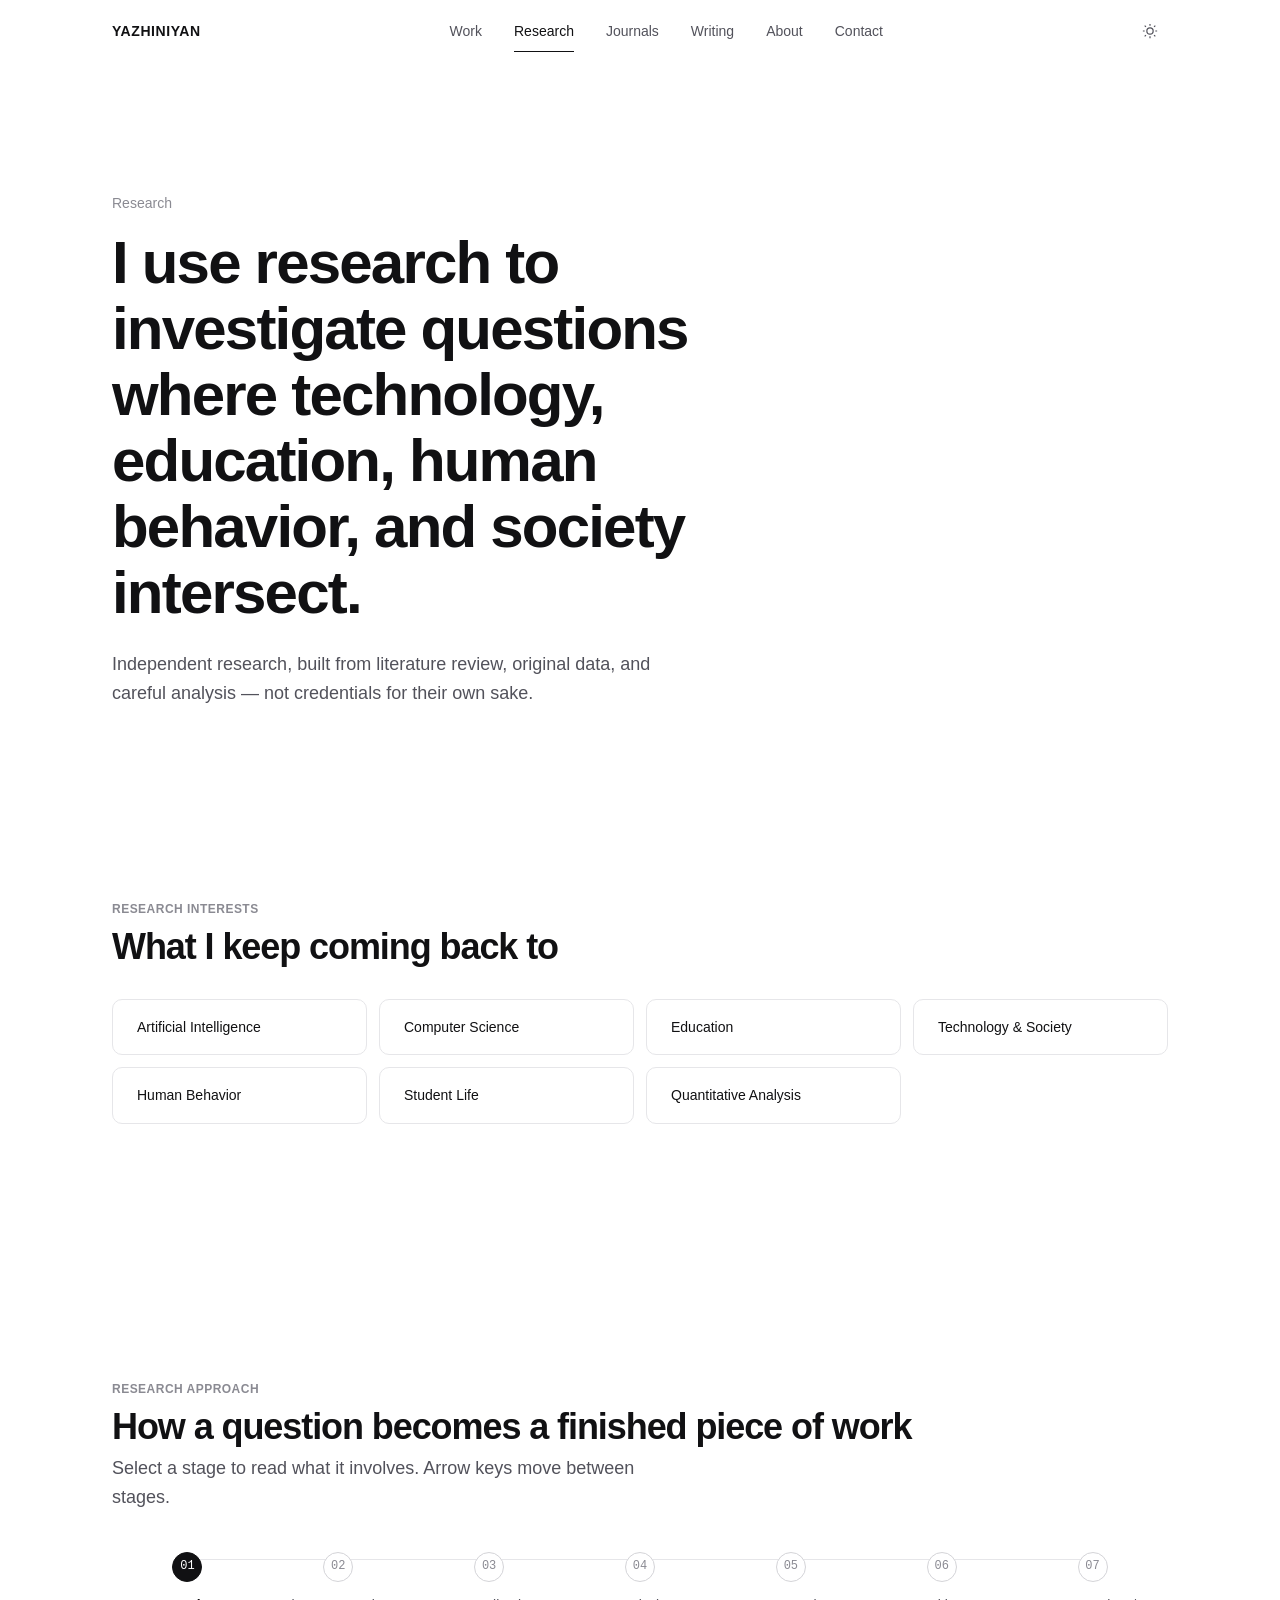
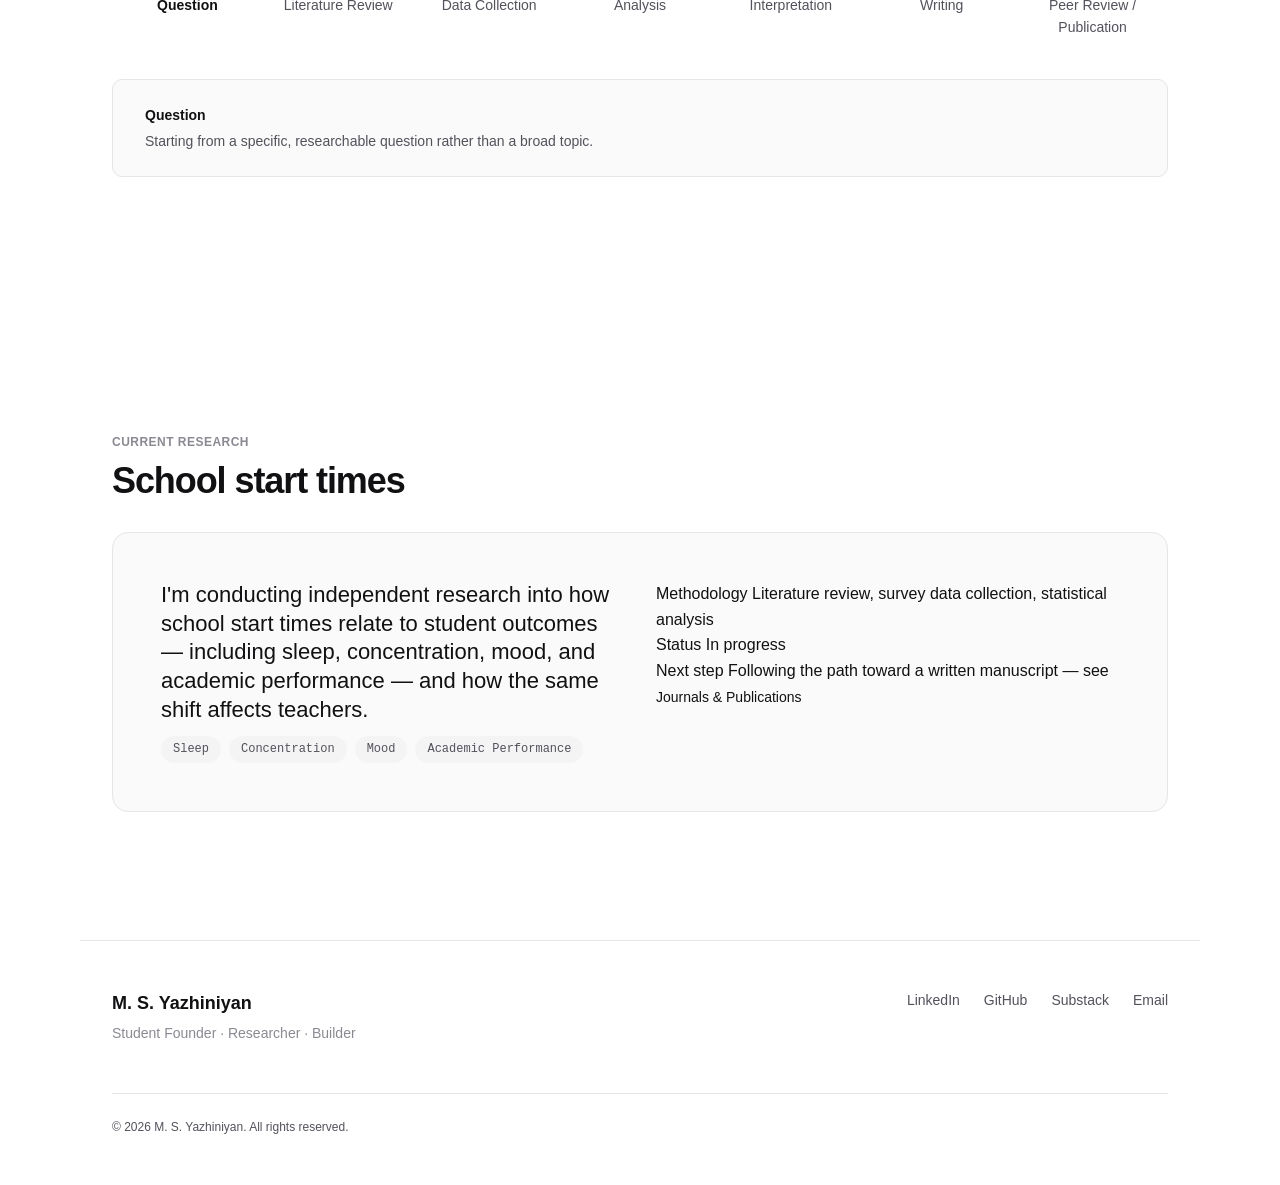
<file: research.html>
<!doctype html>
<html lang="en">
<head>
  <meta charset="UTF-8" />
  <script src="js/theme-init.js"></script>

  <meta name="viewport" content="width=device-width, initial-scale=1" />
  <title>Research — M. S. Yazhiniyan</title>
  <meta name="description" content="Independent research by M. S. Yazhiniyan on how school start times influence students and teachers." />
  <meta name="author" content="M. S. Yazhiniyan" />
  <meta name="color-scheme" content="light dark" />
  <meta name="theme-color" media="(prefers-color-scheme: light)" content="#ffffff" />
  <meta name="theme-color" media="(prefers-color-scheme: dark)" content="#0a0a0b" />

  <meta property="og:type" content="website" />
  <meta property="og:site_name" content="M. S. Yazhiniyan" />
  <meta property="og:title" content="Research — M. S. Yazhiniyan" />
  <meta property="og:description" content="Independent research on how school start times influence students and teachers." />
  <meta property="og:url" content="https://www.yazhiniyan.com/research.html" />
  <meta property="og:image" content="https://www.yazhiniyan.com/assets/og-image.png" />
  <meta name="twitter:card" content="summary_large_image" />

  <link rel="canonical" href="https://www.yazhiniyan.com/research.html" />
  <link rel="icon" href="assets/favicon.svg" type="image/svg+xml" />
  <link rel="manifest" href="assets/site.webmanifest" />

  <link rel="stylesheet" href="css/variables.css" />
  <link rel="stylesheet" href="css/reset.css" />
  <link rel="stylesheet" href="css/base.css" />
  <link rel="stylesheet" href="css/layout.css" />
  <link rel="stylesheet" href="css/navigation.css" />
  <link rel="stylesheet" href="css/components.css" />
  <link rel="stylesheet" href="css/animations.css" />
  <link rel="stylesheet" href="css/pages/page.css" />
  <link rel="stylesheet" href="css/pages/research.css" />
</head>
<body>
  <a class="skip-link" href="#main">Skip to content</a>

  <header class="site-header" data-site-header data-scrolled="false" data-hidden="false">
    <div class="container nav">
      <a class="nav__brand" href="index.html">YAZHINIYAN</a>

      <nav class="nav__links" aria-label="Primary">
        <a class="nav__link" data-nav-link href="projects.html">Work</a>
        <a class="nav__link" data-nav-link href="research.html">Research</a>
        <a class="nav__link" data-nav-link href="journals.html">Journals</a>
        <a class="nav__link" data-nav-link href="writing.html">Writing</a>
        <a class="nav__link" data-nav-link href="about.html">About</a>
        <a class="nav__link" data-nav-link href="contact.html">Contact</a>
      </nav>

      <div class="nav__controls">
        <button type="button" class="theme-toggle" data-theme-toggle aria-label="Switch to dark mode">
          <svg class="icon-sun" viewBox="0 0 24 24" fill="none" stroke="currentColor" stroke-width="1.6" aria-hidden="true"><circle cx="12" cy="12" r="4.2"/><path d="M12 2.5v2.4M12 19.1v2.4M4.9 4.9l1.7 1.7M17.4 17.4l1.7 1.7M2.5 12h2.4M19.1 12h2.4M4.9 19.1l1.7-1.7M17.4 6.6l1.7-1.7"/></svg>
          <svg class="icon-moon" viewBox="0 0 24 24" fill="none" stroke="currentColor" stroke-width="1.6" aria-hidden="true"><path d="M20 14.5A8.5 8.5 0 1 1 9.5 4a6.8 6.8 0 0 0 10.5 10.5Z"/></svg>
        </button>

        <button type="button" class="nav-toggle" data-nav-toggle aria-label="Open menu" aria-expanded="false" aria-controls="mobile-nav">
          <span class="nav-toggle__bars"><span></span><span></span><span></span></span>
        </button>
      </div>
    </div>
  </header>

  <nav id="mobile-nav" class="mobile-nav" data-mobile-nav data-open="false" aria-label="Mobile">
    <a class="mobile-nav__link" data-nav-link href="projects.html">Work</a>
    <a class="mobile-nav__link" data-nav-link href="research.html">Research</a>
    <a class="mobile-nav__link" data-nav-link href="journals.html">Journals</a>
    <a class="mobile-nav__link" data-nav-link href="writing.html">Writing</a>
    <a class="mobile-nav__link" data-nav-link href="about.html">About</a>
    <a class="mobile-nav__link" data-nav-link href="contact.html">Contact</a>
  </nav>

  <main id="main">
    <section class="page-hero container">
      <p class="page-hero__eyebrow">Research</p>
      <h1 class="page-hero__title">I use research to investigate questions where technology, education, human behavior, and society intersect.</h1>
      <p class="page-hero__desc">Independent research, built from literature review, original data, and careful analysis — not credentials for their own sake.</p>
    </section>

    <!-- Research Interests -->
    <section class="section container" data-reveal>
      <div class="section-head">
        <p class="section-head__eyebrow">Research Interests</p>
        <h2 class="section-head__title">What I keep coming back to</h2>
      </div>
      <div class="interests-grid">
        <span class="interest-tag">Artificial Intelligence</span>
        <span class="interest-tag">Computer Science</span>
        <span class="interest-tag">Education</span>
        <span class="interest-tag">Technology &amp; Society</span>
        <span class="interest-tag">Human Behavior</span>
        <span class="interest-tag">Student Life</span>
        <span class="interest-tag">Quantitative Analysis</span>
      </div>
    </section>

    <!-- Research Approach (pipeline) -->
    <section class="section container" data-reveal>
      <div class="section-head">
        <p class="section-head__eyebrow">Research Approach</p>
        <h2 class="section-head__title">How a question becomes a finished piece of work</h2>
        <p class="section-head__desc">Select a stage to read what it involves. Arrow keys move between stages.</p>
      </div>

      <div class="pipeline" data-pipeline>
        <ol class="pipeline__stages" role="list">
          <li class="pipeline__stage">
            <button type="button" class="pipeline__node" data-pipeline-node data-default="true" aria-expanded="false" data-title="Question" data-desc="Starting from a specific, researchable question rather than a broad topic.">
              <span class="pipeline__marker">01</span>
              <span class="pipeline__label">Question</span>
            </button>
          </li>
          <li class="pipeline__stage">
            <button type="button" class="pipeline__node" data-pipeline-node aria-expanded="false" data-title="Literature Review" data-desc="Reading existing research to understand what's already known and where the open questions are.">
              <span class="pipeline__marker">02</span>
              <span class="pipeline__label">Literature Review</span>
            </button>
          </li>
          <li class="pipeline__stage">
            <button type="button" class="pipeline__node" data-pipeline-node aria-expanded="false" data-title="Data Collection" data-desc="Gathering original data — including survey responses — rather than relying only on secondary sources.">
              <span class="pipeline__marker">03</span>
              <span class="pipeline__label">Data Collection</span>
            </button>
          </li>
          <li class="pipeline__stage">
            <button type="button" class="pipeline__node" data-pipeline-node aria-expanded="false" data-title="Analysis" data-desc="Applying statistical analysis to look for patterns and relationships in the data.">
              <span class="pipeline__marker">04</span>
              <span class="pipeline__label">Analysis</span>
            </button>
          </li>
          <li class="pipeline__stage">
            <button type="button" class="pipeline__node" data-pipeline-node aria-expanded="false" data-title="Interpretation" data-desc="Weighing what the analysis actually supports, and being careful not to overstate it.">
              <span class="pipeline__marker">05</span>
              <span class="pipeline__label">Interpretation</span>
            </button>
          </li>
          <li class="pipeline__stage">
            <button type="button" class="pipeline__node" data-pipeline-node aria-expanded="false" data-title="Writing" data-desc="Turning the analysis into a clear, well-argued piece of writing.">
              <span class="pipeline__marker">06</span>
              <span class="pipeline__label">Writing</span>
            </button>
          </li>
          <li class="pipeline__stage">
            <button type="button" class="pipeline__node" data-pipeline-node aria-expanded="false" data-title="Peer Review / Publication" data-desc="Submitting the work for outside scrutiny before it enters the broader scholarly conversation.">
              <span class="pipeline__marker">07</span>
              <span class="pipeline__label">Peer Review / Publication</span>
            </button>
          </li>
        </ol>

        <div class="pipeline__detail">
          <div class="pipeline__detail-title" data-detail-title></div>
          <p class="pipeline__detail-body" data-detail-body></p>
        </div>
      </div>
    </section>

    <!-- Current Research -->
    <section class="section container" data-reveal>
      <div class="section-head">
        <p class="section-head__eyebrow">Current Research</p>
        <h2 class="section-head__title">School start times</h2>
      </div>

      <div class="current-research">
        <div>
          <p class="research-statement">I'm conducting independent research into how school start times relate to student outcomes — including sleep, concentration, mood, and academic performance — and how the same shift affects teachers.</p>
          <div class="current-research__outcomes">
            <span class="tech-tag">Sleep</span>
            <span class="tech-tag">Concentration</span>
            <span class="tech-tag">Mood</span>
            <span class="tech-tag">Academic Performance</span>
          </div>
        </div>
        <div class="research-meta">
          <div class="research-meta__row">
            <span class="research-meta__label">Methodology</span>
            <span class="research-meta__value">Literature review, survey data collection, statistical analysis</span>
          </div>
          <div class="research-meta__row">
            <span class="research-meta__label">Status</span>
            <span class="research-meta__value">In progress</span>
          </div>
          <div class="research-meta__row">
            <span class="research-meta__label">Next step</span>
            <span class="research-meta__value">Following the path toward a written manuscript — see <a class="card__link" href="journals.html">Journals &amp; Publications</a></span>
          </div>
        </div>
      </div>
    </section>
  </main>

  <footer class="site-footer container">
    <div class="site-footer__top">
      <div class="site-footer__identity">
        <span class="site-footer__name">M. S. Yazhiniyan</span>
        <span class="site-footer__tagline">Student Founder · Researcher · Builder</span>
      </div>
      <nav class="site-footer__links" aria-label="Footer">
        <a href="https://www.linkedin.com/in/yazhiniyan-ms24" target="_blank" rel="noopener noreferrer">LinkedIn</a>
        <a href="#" title="Add GitHub URL">GitHub</a>
        <a href="https://substack.com/@yazhiniyan" target="_blank" rel="noopener noreferrer">Substack</a>
        <a href="#" title="Add email address">Email</a>
      </nav>
    </div>
    <div class="site-footer__bottom">
      <p>&copy; 2026 M. S. Yazhiniyan. All rights reserved.</p>
    </div>
  </footer>

  <script type="module" src="js/main.js"></script>
</body>
</html>
</file>
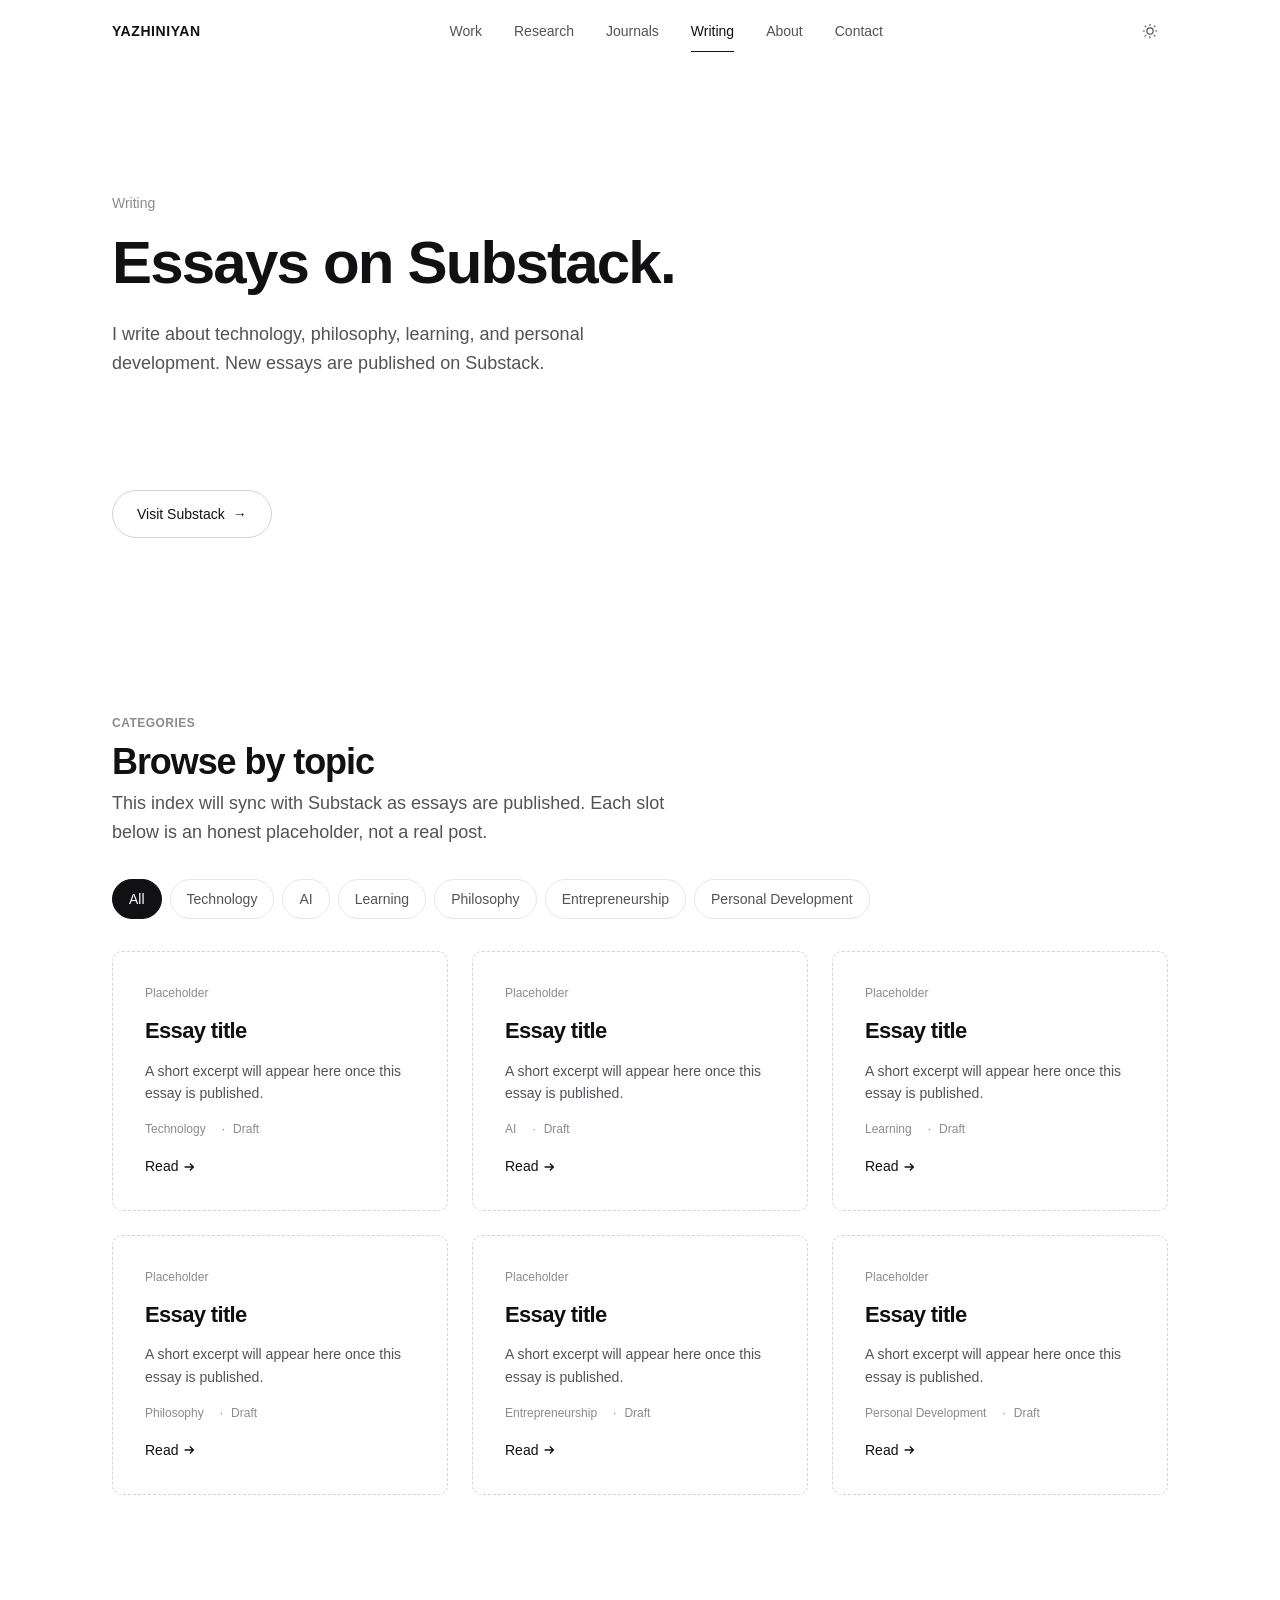
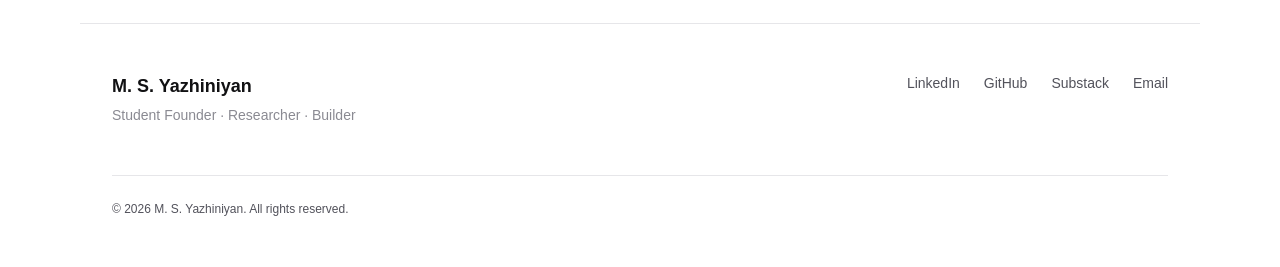
<file: writing.html>
<!doctype html>
<html lang="en">
<head>
  <meta charset="UTF-8" />
  <script src="js/theme-init.js"></script>

  <meta name="viewport" content="width=device-width, initial-scale=1" />
  <title>Writing — M. S. Yazhiniyan</title>
  <meta name="description" content="Essays by M. S. Yazhiniyan on technology, philosophy, learning, and personal development, published on Substack." />
  <meta name="author" content="M. S. Yazhiniyan" />
  <meta name="color-scheme" content="light dark" />
  <meta name="theme-color" media="(prefers-color-scheme: light)" content="#ffffff" />
  <meta name="theme-color" media="(prefers-color-scheme: dark)" content="#0a0a0b" />

  <meta property="og:type" content="website" />
  <meta property="og:site_name" content="M. S. Yazhiniyan" />
  <meta property="og:title" content="Writing — M. S. Yazhiniyan" />
  <meta property="og:description" content="Essays on technology, philosophy, learning, and personal development, published on Substack." />
  <meta property="og:url" content="https://www.yazhiniyan.com/writing.html" />
  <meta property="og:image" content="https://www.yazhiniyan.com/assets/og-image.png" />
  <meta name="twitter:card" content="summary_large_image" />

  <link rel="canonical" href="https://www.yazhiniyan.com/writing.html" />
  <link rel="icon" href="assets/favicon.svg" type="image/svg+xml" />
  <link rel="manifest" href="assets/site.webmanifest" />

  <link rel="stylesheet" href="css/variables.css" />
  <link rel="stylesheet" href="css/reset.css" />
  <link rel="stylesheet" href="css/base.css" />
  <link rel="stylesheet" href="css/layout.css" />
  <link rel="stylesheet" href="css/navigation.css" />
  <link rel="stylesheet" href="css/components.css" />
  <link rel="stylesheet" href="css/animations.css" />
  <link rel="stylesheet" href="css/pages/page.css" />
  <link rel="stylesheet" href="css/pages/writing.css" />
</head>
<body>
  <a class="skip-link" href="#main">Skip to content</a>

  <header class="site-header" data-site-header data-scrolled="false" data-hidden="false">
    <div class="container nav">
      <a class="nav__brand" href="index.html">YAZHINIYAN</a>

      <nav class="nav__links" aria-label="Primary">
        <a class="nav__link" data-nav-link href="projects.html">Work</a>
        <a class="nav__link" data-nav-link href="research.html">Research</a>
        <a class="nav__link" data-nav-link href="journals.html">Journals</a>
        <a class="nav__link" data-nav-link href="writing.html">Writing</a>
        <a class="nav__link" data-nav-link href="about.html">About</a>
        <a class="nav__link" data-nav-link href="contact.html">Contact</a>
      </nav>

      <div class="nav__controls">
        <button type="button" class="theme-toggle" data-theme-toggle aria-label="Switch to dark mode">
          <svg class="icon-sun" viewBox="0 0 24 24" fill="none" stroke="currentColor" stroke-width="1.6" aria-hidden="true"><circle cx="12" cy="12" r="4.2"/><path d="M12 2.5v2.4M12 19.1v2.4M4.9 4.9l1.7 1.7M17.4 17.4l1.7 1.7M2.5 12h2.4M19.1 12h2.4M4.9 19.1l1.7-1.7M17.4 6.6l1.7-1.7"/></svg>
          <svg class="icon-moon" viewBox="0 0 24 24" fill="none" stroke="currentColor" stroke-width="1.6" aria-hidden="true"><path d="M20 14.5A8.5 8.5 0 1 1 9.5 4a6.8 6.8 0 0 0 10.5 10.5Z"/></svg>
        </button>

        <button type="button" class="nav-toggle" data-nav-toggle aria-label="Open menu" aria-expanded="false" aria-controls="mobile-nav">
          <span class="nav-toggle__bars"><span></span><span></span><span></span></span>
        </button>
      </div>
    </div>
  </header>

  <nav id="mobile-nav" class="mobile-nav" data-mobile-nav data-open="false" aria-label="Mobile">
    <a class="mobile-nav__link" data-nav-link href="projects.html">Work</a>
    <a class="mobile-nav__link" data-nav-link href="research.html">Research</a>
    <a class="mobile-nav__link" data-nav-link href="journals.html">Journals</a>
    <a class="mobile-nav__link" data-nav-link href="writing.html">Writing</a>
    <a class="mobile-nav__link" data-nav-link href="about.html">About</a>
    <a class="mobile-nav__link" data-nav-link href="contact.html">Contact</a>
  </nav>

  <main id="main">
    <section class="page-hero container">
      <p class="page-hero__eyebrow">Writing</p>
      <h1 class="page-hero__title">Essays on Substack.</h1>
      <p class="page-hero__desc">I write about technology, philosophy, learning, and personal development. New essays are published on Substack.</p>
    </section>

    <section class="container section--tight" data-reveal>
      <!-- TODO: replace href="#" with the real Substack URL -->
      <a class="btn btn--secondary" href="https://substack.com/@yazhiniyan" target="_blank" rel="noopener noreferrer">Visit Substack <span class="btn__arrow" aria-hidden="true">→</span></a>
    </section>

    <section class="section container" data-filter-scope data-reveal>
      <div class="section-head">
        <p class="section-head__eyebrow">Categories</p>
        <h2 class="section-head__title">Browse by topic</h2>
        <p class="section-head__desc">This index will sync with Substack as essays are published. Each slot below is an honest placeholder, not a real post.</p>
      </div>

      <div class="filter-tabs" data-filter-group role="group" aria-label="Filter essays by topic">
        <button type="button" class="filter-tab" data-filter="all" aria-pressed="true">All</button>
        <button type="button" class="filter-tab" data-filter="technology" aria-pressed="false">Technology</button>
        <button type="button" class="filter-tab" data-filter="ai" aria-pressed="false">AI</button>
        <button type="button" class="filter-tab" data-filter="learning" aria-pressed="false">Learning</button>
        <button type="button" class="filter-tab" data-filter="philosophy" aria-pressed="false">Philosophy</button>
        <button type="button" class="filter-tab" data-filter="entrepreneurship" aria-pressed="false">Entrepreneurship</button>
        <button type="button" class="filter-tab" data-filter="personal-development" aria-pressed="false">Personal Development</button>
      </div>

      <div class="article-grid">
        <article class="card article-card placeholder" data-category="technology">
          <span class="placeholder-tag">Placeholder</span>
          <h3 class="card__title">Essay title</h3>
          <p class="card__desc">A short excerpt will appear here once this essay is published.</p>
          <div class="article-card__meta">
            <span>Technology</span>
            <span>Draft</span>
          </div>
          <a class="card__link" href="#" title="Add Substack post URL">Read <svg viewBox="0 0 16 16" fill="none" stroke="currentColor" stroke-width="1.6" aria-hidden="true"><path d="M3 8h10M9 4l4 4-4 4"/></svg></a>
        </article>

        <article class="card article-card placeholder" data-category="ai">
          <span class="placeholder-tag">Placeholder</span>
          <h3 class="card__title">Essay title</h3>
          <p class="card__desc">A short excerpt will appear here once this essay is published.</p>
          <div class="article-card__meta">
            <span>AI</span>
            <span>Draft</span>
          </div>
          <a class="card__link" href="#" title="Add Substack post URL">Read <svg viewBox="0 0 16 16" fill="none" stroke="currentColor" stroke-width="1.6" aria-hidden="true"><path d="M3 8h10M9 4l4 4-4 4"/></svg></a>
        </article>

        <article class="card article-card placeholder" data-category="learning">
          <span class="placeholder-tag">Placeholder</span>
          <h3 class="card__title">Essay title</h3>
          <p class="card__desc">A short excerpt will appear here once this essay is published.</p>
          <div class="article-card__meta">
            <span>Learning</span>
            <span>Draft</span>
          </div>
          <a class="card__link" href="#" title="Add Substack post URL">Read <svg viewBox="0 0 16 16" fill="none" stroke="currentColor" stroke-width="1.6" aria-hidden="true"><path d="M3 8h10M9 4l4 4-4 4"/></svg></a>
        </article>

        <article class="card article-card placeholder" data-category="philosophy">
          <span class="placeholder-tag">Placeholder</span>
          <h3 class="card__title">Essay title</h3>
          <p class="card__desc">A short excerpt will appear here once this essay is published.</p>
          <div class="article-card__meta">
            <span>Philosophy</span>
            <span>Draft</span>
          </div>
          <a class="card__link" href="#" title="Add Substack post URL">Read <svg viewBox="0 0 16 16" fill="none" stroke="currentColor" stroke-width="1.6" aria-hidden="true"><path d="M3 8h10M9 4l4 4-4 4"/></svg></a>
        </article>

        <article class="card article-card placeholder" data-category="entrepreneurship">
          <span class="placeholder-tag">Placeholder</span>
          <h3 class="card__title">Essay title</h3>
          <p class="card__desc">A short excerpt will appear here once this essay is published.</p>
          <div class="article-card__meta">
            <span>Entrepreneurship</span>
            <span>Draft</span>
          </div>
          <a class="card__link" href="#" title="Add Substack post URL">Read <svg viewBox="0 0 16 16" fill="none" stroke="currentColor" stroke-width="1.6" aria-hidden="true"><path d="M3 8h10M9 4l4 4-4 4"/></svg></a>
        </article>

        <article class="card article-card placeholder" data-category="personal-development">
          <span class="placeholder-tag">Placeholder</span>
          <h3 class="card__title">Essay title</h3>
          <p class="card__desc">A short excerpt will appear here once this essay is published.</p>
          <div class="article-card__meta">
            <span>Personal Development</span>
            <span>Draft</span>
          </div>
          <a class="card__link" href="#" title="Add Substack post URL">Read <svg viewBox="0 0 16 16" fill="none" stroke="currentColor" stroke-width="1.6" aria-hidden="true"><path d="M3 8h10M9 4l4 4-4 4"/></svg></a>
        </article>
      </div>
    </section>
  </main>

  <footer class="site-footer container">
    <div class="site-footer__top">
      <div class="site-footer__identity">
        <span class="site-footer__name">M. S. Yazhiniyan</span>
        <span class="site-footer__tagline">Student Founder · Researcher · Builder</span>
      </div>
      <nav class="site-footer__links" aria-label="Footer">
        <a href="https://www.linkedin.com/in/yazhiniyan-ms24" target="_blank" rel="noopener noreferrer">LinkedIn</a>
        <a href="#" title="Add GitHub URL">GitHub</a>
        <a href="https://substack.com/@yazhiniyan" target="_blank" rel="noopener noreferrer">Substack</a>
        <a href="#" title="Add email address">Email</a>
      </nav>
    </div>
    <div class="site-footer__bottom">
      <p>&copy; 2026 M. S. Yazhiniyan. All rights reserved.</p>
    </div>
  </footer>

  <script type="module" src="js/main.js"></script>
</body>
</html>
</file>
<file: css/variables.css>
/*
  Design tokens for the site.
  Every color, space, and type value used elsewhere in the CSS
  is defined here so the whole system can be retuned from one place.
*/

:root {
  /* ---------- Typography ---------- */
  --font-sans: -apple-system, BlinkMacSystemFont, "SF Pro Text", "Segoe UI",
    "Inter", Roboto, Helvetica, Arial, sans-serif;
  --font-mono: "SF Mono", "JetBrains Mono", ui-monospace, "Cascadia Code",
    Menlo, Consolas, monospace;

  --text-xs: 0.75rem;    /* 12px */
  --text-sm: 0.875rem;   /* 14px */
  --text-base: 1rem;     /* 16px */
  --text-md: 1.125rem;   /* 18px */
  --text-lg: 1.375rem;   /* 22px */
  --text-xl: 1.75rem;    /* 28px */
  --text-2xl: 2.25rem;   /* 36px */
  --text-3xl: 3rem;      /* 48px */
  --text-4xl: 3.75rem;   /* 60px */
  --text-5xl: 4.5rem;    /* 72px */

  --leading-tight: 1.1;
  --leading-snug: 1.3;
  --leading-normal: 1.6;
  --leading-relaxed: 1.75;

  --tracking-tight: -0.03em;
  --tracking-normal: 0;
  --tracking-wide: 0.04em;

  --weight-regular: 400;
  --weight-medium: 500;
  --weight-semibold: 600;
  --weight-bold: 700;

  /* ---------- Spacing scale (4px base) ---------- */
  --space-1: 0.25rem;
  --space-2: 0.5rem;
  --space-3: 0.75rem;
  --space-4: 1rem;
  --space-5: 1.5rem;
  --space-6: 2rem;
  --space-7: 3rem;
  --space-8: 4rem;
  --space-9: 6rem;
  --space-10: 8rem;
  --space-11: 12rem;

  /* ---------- Layout ---------- */
  --content-width: 1120px;
  --content-width-narrow: 760px;
  --gutter: var(--space-5);
  --nav-height: 64px;

  /* ---------- Radius ---------- */
  --radius-sm: 6px;
  --radius-md: 10px;
  --radius-lg: 16px;
  --radius-full: 999px;

  /* ---------- Motion ---------- */
  --ease-standard: cubic-bezier(0.4, 0, 0.2, 1);
  --ease-out: cubic-bezier(0.16, 1, 0.3, 1);
  --duration-fast: 150ms;
  --duration-base: 250ms;
  --duration-slow: 450ms;

  /* ---------- Z-index ---------- */
  --z-nav: 100;
  --z-overlay: 200;

  /* ---------- Elevation ---------- */
  --shadow-sm: 0 1px 2px rgba(0, 0, 0, 0.06), 0 1px 1px rgba(0, 0, 0, 0.04);
  --shadow-md: 0 8px 24px rgba(0, 0, 0, 0.08), 0 2px 6px rgba(0, 0, 0, 0.04);
  --shadow-lg: 0 24px 48px rgba(0, 0, 0, 0.12), 0 8px 16px rgba(0, 0, 0, 0.06);
}

/* ---------- Color: light theme (default) ---------- */
:root,
:root[data-theme="light"] {
  --color-bg: #ffffff;
  --color-bg-raised: #fafafa;
  --color-bg-inset: #f4f4f5;
  --color-border: #e6e6e9;
  --color-border-strong: #d4d4d8;

  --color-text-primary: #111113;
  --color-text-secondary: #52525b;
  --color-text-tertiary: #8a8a92;

  --color-accent: #2c5cff;
  --color-accent-hover: #1c46e0;
  --color-accent-soft: rgba(44, 92, 255, 0.08);

  --color-status-active: #1a7f4e;
  --color-status-active-bg: rgba(26, 127, 78, 0.1);

  --color-focus-ring: rgba(44, 92, 255, 0.45);
  --color-scrim: rgba(255, 255, 255, 0.72);
}

/* ---------- Color: dark theme ---------- */
:root[data-theme="dark"] {
  --color-bg: #0a0a0b;
  --color-bg-raised: #131316;
  --color-bg-inset: #19191d;
  --color-border: #26262b;
  --color-border-strong: #34343a;

  --color-text-primary: #f4f4f5;
  --color-text-secondary: #a1a1aa;
  --color-text-tertiary: #6f6f78;

  --color-accent: #6e8fff;
  --color-accent-hover: #8aa3ff;
  --color-accent-soft: rgba(110, 143, 255, 0.12);

  --color-status-active: #4ade9b;
  --color-status-active-bg: rgba(74, 222, 155, 0.12);

  --color-focus-ring: rgba(110, 143, 255, 0.5);
  --color-scrim: rgba(10, 10, 11, 0.72);
}

/* Respect system preference until the user makes an explicit choice
   (handled by data-theme being set on <html> before first paint by js/theme.js) */
@media (prefers-color-scheme: dark) {
  :root:not([data-theme="light"]):not([data-theme="dark"]) {
    --color-bg: #0a0a0b;
    --color-bg-raised: #131316;
    --color-bg-inset: #19191d;
    --color-border: #26262b;
    --color-border-strong: #34343a;

    --color-text-primary: #f4f4f5;
    --color-text-secondary: #a1a1aa;
    --color-text-tertiary: #6f6f78;

    --color-accent: #6e8fff;
    --color-accent-hover: #8aa3ff;
    --color-accent-soft: rgba(110, 143, 255, 0.12);

    --color-status-active: #4ade9b;
    --color-status-active-bg: rgba(74, 222, 155, 0.12);

    --color-focus-ring: rgba(110, 143, 255, 0.5);
    --color-scrim: rgba(10, 10, 11, 0.72);
  }
}
</file>
<file: css/base.css>
/* Base element styles: typography, links, selection, focus. */

body {
  font-family: var(--font-sans);
  font-size: var(--text-base);
  font-weight: var(--weight-regular);
  color: var(--color-text-primary);
  background-color: var(--color-bg);
  transition: background-color var(--duration-base) var(--ease-standard),
    color var(--duration-base) var(--ease-standard);
}

h1,
h2,
h3,
h4 {
  font-weight: var(--weight-semibold);
  letter-spacing: var(--tracking-tight);
  line-height: var(--leading-tight);
  color: var(--color-text-primary);
}

h1 {
  font-size: var(--text-3xl);
}

h2 {
  font-size: var(--text-2xl);
}

h3 {
  font-size: var(--text-lg);
}

h4 {
  font-size: var(--text-md);
}

p {
  color: var(--color-text-secondary);
}

small {
  font-size: var(--text-sm);
}

code,
pre {
  font-family: var(--font-mono);
}

::selection {
  background: var(--color-accent);
  color: #fff;
}

/* Visible, consistent focus ring for keyboard users only */
:focus {
  outline: none;
}

:focus-visible {
  outline: 2px solid var(--color-focus-ring);
  outline-offset: 3px;
  border-radius: var(--radius-sm);
}

a {
  transition: color var(--duration-fast) var(--ease-standard);
}

/* Utility: visually hidden but available to assistive tech */
.sr-only {
  position: absolute;
  width: 1px;
  height: 1px;
  padding: 0;
  margin: -1px;
  overflow: hidden;
  clip: rect(0, 0, 0, 0);
  white-space: nowrap;
  border: 0;
}

/* Skip-to-content link, visible on keyboard focus */
.skip-link {
  position: fixed;
  top: -100%;
  left: var(--space-4);
  z-index: var(--z-overlay);
  padding: var(--space-2) var(--space-4);
  background: var(--color-text-primary);
  color: var(--color-bg);
  border-radius: var(--radius-sm);
  font-size: var(--text-sm);
  font-weight: var(--weight-medium);
  transition: top var(--duration-fast) var(--ease-standard);
}

.skip-link:focus {
  top: var(--space-4);
}

::-moz-selection {
  background: var(--color-accent);
  color: #fff;
}
</file>
<file: css/layout.css>
/* Layout primitives: containers, sections, grid helpers. */

.container {
  width: 100%;
  max-width: var(--content-width);
  margin-inline: auto;
  padding-inline: var(--gutter);
}

.container--narrow {
  max-width: var(--content-width-narrow);
}

.section {
  padding-block: var(--space-9);
}

.section--tight {
  padding-block: var(--space-7);
}

.section-head {
  display: flex;
  flex-direction: column;
  gap: var(--space-2);
  margin-bottom: var(--space-6);
}

.section-head__eyebrow {
  display: inline-flex;
  align-items: center;
  gap: var(--space-2);
  font-size: var(--text-xs);
  font-weight: var(--weight-semibold);
  letter-spacing: var(--tracking-wide);
  text-transform: uppercase;
  color: var(--color-text-tertiary);
}

.section-head__title {
  max-width: 40ch;
}

.section-head__desc {
  max-width: 56ch;
  font-size: var(--text-md);
}

.section-foot {
  margin-top: var(--space-6);
}

/* Simple responsive grid, column count controlled per-breakpoint */
.grid {
  display: grid;
  gap: var(--space-5);
  grid-template-columns: repeat(1, minmax(0, 1fr));
}

@media (min-width: 640px) {
  .grid--2 {
    grid-template-columns: repeat(2, minmax(0, 1fr));
  }
}

@media (min-width: 960px) {
  .grid--3 {
    grid-template-columns: repeat(3, minmax(0, 1fr));
  }
  .grid--4 {
    grid-template-columns: repeat(4, minmax(0, 1fr));
  }
}

.stack {
  display: flex;
  flex-direction: column;
}

.cluster {
  display: flex;
  flex-wrap: wrap;
  align-items: center;
}

@media (min-width: 640px) {
  .section {
    padding-block: var(--space-10);
  }
}

@media (min-width: 640px) {
  .container {
    padding-inline: var(--space-6);
  }
}
</file>
<file: css/navigation.css>
/* Global sticky navigation */

.site-header {
  position: sticky;
  top: 0;
  z-index: var(--z-nav);
  height: var(--nav-height);
  display: flex;
  align-items: center;
  background: var(--color-scrim);
  backdrop-filter: saturate(180%) blur(14px);
  -webkit-backdrop-filter: saturate(180%) blur(14px);
  border-bottom: 1px solid transparent;
  transition: border-color var(--duration-base) var(--ease-standard),
    transform var(--duration-base) var(--ease-out);
}

.site-header[data-scrolled="true"] {
  border-bottom-color: var(--color-border);
}

.site-header[data-hidden="true"] {
  transform: translateY(-100%);
}

.nav {
  display: flex;
  align-items: center;
  justify-content: space-between;
  width: 100%;
}

.nav__brand {
  font-size: var(--text-sm);
  font-weight: var(--weight-semibold);
  letter-spacing: var(--tracking-wide);
  color: var(--color-text-primary);
  white-space: nowrap;
}

.nav__links {
  display: none;
  align-items: center;
  gap: var(--space-6);
}

.nav__link {
  position: relative;
  font-size: var(--text-sm);
  font-weight: var(--weight-medium);
  color: var(--color-text-secondary);
  padding-block: var(--space-2);
}

.nav__link:hover {
  color: var(--color-text-primary);
}

.nav__link::after {
  content: "";
  position: absolute;
  left: 0;
  right: 0;
  bottom: -1px;
  height: 1px;
  background: var(--color-text-primary);
  transform: scaleX(0);
  transform-origin: left;
  transition: transform var(--duration-base) var(--ease-out);
}

.nav__link:hover::after {
  transform: scaleX(1);
}

.nav__link[aria-current="page"] {
  color: var(--color-text-primary);
}

.nav__link[aria-current="page"]::after {
  transform: scaleX(1);
}

.nav__controls {
  display: flex;
  align-items: center;
  gap: var(--space-3);
}

/* Theme toggle */
.theme-toggle {
  display: inline-flex;
  align-items: center;
  justify-content: center;
  width: 36px;
  height: 36px;
  border-radius: var(--radius-full);
  color: var(--color-text-secondary);
  transition: background-color var(--duration-fast) var(--ease-standard),
    color var(--duration-fast) var(--ease-standard);
}

.theme-toggle:hover {
  background: var(--color-bg-inset);
  color: var(--color-text-primary);
}

.theme-toggle svg {
  width: 18px;
  height: 18px;
}

.theme-toggle .icon-moon {
  display: none;
}

:root[data-theme="dark"] .theme-toggle .icon-sun {
  display: none;
}

:root[data-theme="dark"] .theme-toggle .icon-moon {
  display: block;
}

/* Mobile nav toggle button */
.nav-toggle {
  display: inline-flex;
  align-items: center;
  justify-content: center;
  width: 36px;
  height: 36px;
  border-radius: var(--radius-md);
}

.nav-toggle__bars {
  position: relative;
  width: 18px;
  height: 12px;
}

.nav-toggle__bars span {
  position: absolute;
  left: 0;
  width: 100%;
  height: 1.5px;
  background: var(--color-text-primary);
  transition: transform var(--duration-base) var(--ease-standard),
    opacity var(--duration-base) var(--ease-standard);
}

.nav-toggle__bars span:nth-child(1) {
  top: 0;
}

.nav-toggle__bars span:nth-child(2) {
  top: 50%;
  transform: translateY(-50%);
}

.nav-toggle__bars span:nth-child(3) {
  bottom: 0;
}

.nav-toggle[aria-expanded="true"] .nav-toggle__bars span:nth-child(1) {
  transform: translateY(5.25px) rotate(45deg);
}

.nav-toggle[aria-expanded="true"] .nav-toggle__bars span:nth-child(2) {
  opacity: 0;
}

.nav-toggle[aria-expanded="true"] .nav-toggle__bars span:nth-child(3) {
  transform: translateY(-5.25px) rotate(-45deg);
}

/* Mobile nav panel */
.mobile-nav {
  position: fixed;
  inset: var(--nav-height) 0 0 0;
  z-index: calc(var(--z-nav) - 1);
  background: var(--color-bg);
  padding: var(--space-6) var(--gutter);
  transform: translateY(-8px);
  opacity: 0;
  visibility: hidden;
  transition: opacity var(--duration-base) var(--ease-out),
    transform var(--duration-base) var(--ease-out),
    visibility 0s linear var(--duration-base);
}

.mobile-nav[data-open="true"] {
  opacity: 1;
  transform: translateY(0);
  visibility: visible;
  transition: opacity var(--duration-base) var(--ease-out),
    transform var(--duration-base) var(--ease-out), visibility 0s;
}

.mobile-nav__link {
  display: block;
  padding-block: var(--space-4);
  font-size: var(--text-xl);
  font-weight: var(--weight-medium);
  color: var(--color-text-primary);
  border-bottom: 1px solid var(--color-border);
}

.mobile-nav__link[aria-current="page"] {
  color: var(--color-accent);
}

@media (min-width: 860px) {
  .nav__links {
    display: flex;
  }

  .nav-toggle {
    display: none;
  }

  .mobile-nav {
    display: none;
  }
}
</file>
<file: css/components.css>
/* Reusable UI components */

/* ---------- Buttons ---------- */
.btn {
  display: inline-flex;
  align-items: center;
  gap: var(--space-2);
  padding: var(--space-3) var(--space-5);
  border-radius: var(--radius-full);
  font-size: var(--text-sm);
  font-weight: var(--weight-medium);
  white-space: nowrap;
  transition: background-color var(--duration-fast) var(--ease-standard),
    color var(--duration-fast) var(--ease-standard),
    border-color var(--duration-fast) var(--ease-standard),
    transform var(--duration-fast) var(--ease-out);
}

.btn:active {
  transform: scale(0.97);
}

.btn--primary {
  background: var(--color-text-primary);
  color: var(--color-bg);
}

.btn--primary:hover {
  background: var(--color-accent);
  color: #fff;
}

.btn--secondary {
  background: transparent;
  color: var(--color-text-primary);
  border: 1px solid var(--color-border-strong);
}

.btn--secondary:hover {
  border-color: var(--color-text-primary);
  background: var(--color-bg-inset);
}

.btn__arrow {
  transition: transform var(--duration-base) var(--ease-out);
}

.btn:hover .btn__arrow {
  transform: translateX(3px);
}

/* ---------- Cards ---------- */
.card {
  display: flex;
  flex-direction: column;
  gap: var(--space-4);
  padding: var(--space-6);
  border: 1px solid var(--color-border);
  border-radius: var(--radius-lg);
  background: var(--color-bg-raised);
  transition: border-color var(--duration-base) var(--ease-standard),
    transform var(--duration-base) var(--ease-out),
    box-shadow var(--duration-base) var(--ease-out);
}

.card:hover {
  border-color: var(--color-border-strong);
  transform: translateY(-3px);
  box-shadow: var(--shadow-md);
}

.card__top {
  display: flex;
  align-items: center;
  justify-content: space-between;
  gap: var(--space-3);
}

.card__category {
  font-size: var(--text-xs);
  font-weight: var(--weight-semibold);
  letter-spacing: var(--tracking-wide);
  text-transform: uppercase;
  color: var(--color-text-tertiary);
}

.card__year {
  font-size: var(--text-xs);
  color: var(--color-text-tertiary);
  font-variant-numeric: tabular-nums;
}

.card__title {
  font-size: var(--text-lg);
}

.card__desc {
  font-size: var(--text-sm);
  flex-grow: 1;
}

.card__foot {
  display: flex;
  align-items: center;
  justify-content: space-between;
  gap: var(--space-3);
  margin-top: var(--space-2);
}

.card__link {
  display: inline-flex;
  align-items: center;
  gap: var(--space-1);
  font-size: var(--text-sm);
  font-weight: var(--weight-medium);
  color: var(--color-text-primary);
}

.card__link:hover {
  color: var(--color-accent);
}

.card__link svg {
  width: 14px;
  height: 14px;
  transition: transform var(--duration-base) var(--ease-out);
}

.card__link:hover svg {
  transform: translateX(2px);
}

/* ---------- Status badge ---------- */
.status {
  display: inline-flex;
  align-items: center;
  gap: var(--space-2);
  font-size: var(--text-xs);
  font-weight: var(--weight-medium);
  padding: var(--space-1) var(--space-3);
  border-radius: var(--radius-full);
  background: var(--color-bg-inset);
  color: var(--color-text-secondary);
}

.status--active {
  background: var(--color-status-active-bg);
  color: var(--color-status-active);
}

.status__dot {
  width: 6px;
  height: 6px;
  border-radius: 50%;
  background: currentColor;
}

.status--active .status__dot {
  animation: pulse 2.4s var(--ease-standard) infinite;
}

/* ---------- Placeholder content marker ---------- */
.placeholder {
  border: 1px dashed var(--color-border-strong);
  border-radius: var(--radius-md);
  background: transparent;
}

.placeholder-tag {
  font-size: var(--text-xs);
  font-weight: var(--weight-medium);
  color: var(--color-text-tertiary);
}

/* ---------- Currently-building rows ---------- */
.now-list {
  border-top: 1px solid var(--color-border);
}

.now-item {
  display: flex;
  align-items: baseline;
  justify-content: space-between;
  gap: var(--space-4);
  padding-block: var(--space-5);
  border-bottom: 1px solid var(--color-border);
}

.now-item__label {
  display: flex;
  align-items: baseline;
  gap: var(--space-4);
  min-width: 0;
}

.now-item__index {
  font-family: var(--font-mono);
  font-size: var(--text-xs);
  color: var(--color-text-tertiary);
}

.now-item__title {
  font-size: var(--text-md);
  font-weight: var(--weight-medium);
  color: var(--color-text-primary);
}

.now-item__desc {
  font-size: var(--text-sm);
  color: var(--color-text-tertiary);
  text-align: right;
  white-space: nowrap;
}

@media (max-width: 640px) {
  .now-item {
    flex-direction: column;
    align-items: flex-start;
    gap: var(--space-2);
  }

  .now-item__desc {
    text-align: left;
    white-space: normal;
  }
}

/* ---------- Footer ---------- */
.site-footer {
  border-top: 1px solid var(--color-border);
  padding-block: var(--space-7);
}

.site-footer__top {
  display: flex;
  flex-wrap: wrap;
  justify-content: space-between;
  align-items: flex-start;
  gap: var(--space-6);
}

.site-footer__identity {
  display: flex;
  flex-direction: column;
  gap: var(--space-1);
}

.site-footer__name {
  font-size: var(--text-md);
  font-weight: var(--weight-semibold);
}

.site-footer__tagline {
  font-size: var(--text-sm);
  color: var(--color-text-tertiary);
}

.site-footer__links {
  display: flex;
  flex-wrap: wrap;
  gap: var(--space-5);
}

.site-footer__links a {
  font-size: var(--text-sm);
  color: var(--color-text-secondary);
}

.site-footer__links a:hover {
  color: var(--color-text-primary);
}

.site-footer__bottom {
  margin-top: var(--space-7);
  padding-top: var(--space-5);
  border-top: 1px solid var(--color-border);
  font-size: var(--text-xs);
  color: var(--color-text-tertiary);
}

/* ---------- Contact panel (used on homepage + contact page) ---------- */
.contact-panel {
  text-align: center;
  padding-block: var(--space-9);
}

.contact-panel__title {
  font-size: var(--text-2xl);
  max-width: 20ch;
  margin-inline: auto;
  margin-bottom: var(--space-6);
}

@media (min-width: 640px) {
  .contact-panel__title {
    font-size: var(--text-3xl);
  }
}

.contact-links {
  display: flex;
  flex-wrap: wrap;
  justify-content: center;
  gap: var(--space-3);
}

.contact-link {
  display: inline-flex;
  align-items: center;
  gap: var(--space-2);
  padding: var(--space-3) var(--space-5);
  border: 1px solid var(--color-border);
  border-radius: var(--radius-full);
  font-size: var(--text-sm);
  font-weight: var(--weight-medium);
}

.contact-link:hover {
  border-color: var(--color-text-primary);
  background: var(--color-bg-inset);
}

.contact-link--placeholder {
  border-style: dashed;
  color: var(--color-text-tertiary);
}

@keyframes pulse {
  0%,
  100% {
    opacity: 1;
  }
  50% {
    opacity: 0.35;
  }
}

/* ==========================================================================
   Task 2 additions: pipeline, timeline, filter tabs, journal cards,
   project-feature layout, empty state, form.
   ========================================================================== */

/* ---------- Filter tabs (Work archive, Writing categories) ---------- */
.filter-tabs {
  display: flex;
  flex-wrap: wrap;
  gap: var(--space-2);
  margin-bottom: var(--space-6);
}

.filter-tab {
  padding: var(--space-2) var(--space-4);
  border: 1px solid var(--color-border);
  border-radius: var(--radius-full);
  font-size: var(--text-sm);
  font-weight: var(--weight-medium);
  color: var(--color-text-secondary);
  transition: border-color var(--duration-fast) var(--ease-standard),
    background-color var(--duration-fast) var(--ease-standard),
    color var(--duration-fast) var(--ease-standard);
}

.filter-tab:hover {
  border-color: var(--color-border-strong);
  color: var(--color-text-primary);
}

.filter-tab[aria-pressed="true"] {
  background: var(--color-text-primary);
  border-color: var(--color-text-primary);
  color: var(--color-bg);
}

/* ---------- Empty / honest placeholder state ---------- */
.empty-state {
  display: flex;
  flex-direction: column;
  align-items: flex-start;
  gap: var(--space-3);
  padding: var(--space-7);
  border: 1px dashed var(--color-border-strong);
  border-radius: var(--radius-lg);
}

.empty-state__title {
  font-size: var(--text-md);
}

.empty-state__desc {
  font-size: var(--text-sm);
  max-width: 60ch;
}

/* ---------- Project-feature (editorial layout for a single featured project) ---------- */
.project-feature {
  display: grid;
  gap: var(--space-7);
  padding-block: var(--space-7);
  border-top: 1px solid var(--color-border);
  border-bottom: 1px solid var(--color-border);
}

.project-feature__head {
  display: flex;
  flex-wrap: wrap;
  align-items: flex-start;
  justify-content: space-between;
  gap: var(--space-5);
}

.project-feature__name {
  font-size: var(--text-2xl);
}

.project-feature__tagline {
  margin-top: var(--space-2);
  font-size: var(--text-md);
  max-width: 56ch;
}

.project-feature__grid {
  display: grid;
  gap: var(--space-6);
}

@media (min-width: 760px) {
  .project-feature__grid {
    grid-template-columns: repeat(2, minmax(0, 1fr));
  }
}

.project-feature__block {
  display: flex;
  flex-direction: column;
  gap: var(--space-2);
}

.project-feature__block-title {
  font-size: var(--text-xs);
  font-weight: var(--weight-semibold);
  letter-spacing: var(--tracking-wide);
  text-transform: uppercase;
  color: var(--color-text-tertiary);
}

.project-feature__block-body {
  font-size: var(--text-sm);
}

.project-feature__tech {
  display: flex;
  flex-wrap: wrap;
  gap: var(--space-2);
}

.tech-tag {
  font-size: var(--text-xs);
  font-weight: var(--weight-medium);
  padding: var(--space-1) var(--space-3);
  border-radius: var(--radius-full);
  background: var(--color-bg-inset);
  color: var(--color-text-secondary);
  font-family: var(--font-mono);
}

/* ---------- Journal / publication card ---------- */
.journal-card {
  display: flex;
  flex-direction: column;
  gap: var(--space-3);
  padding: var(--space-6);
  border: 1px solid var(--color-border);
  border-radius: var(--radius-lg);
  background: var(--color-bg-raised);
  transition: border-color var(--duration-base) var(--ease-standard),
    transform var(--duration-base) var(--ease-out);
}

.journal-card:hover {
  border-color: var(--color-border-strong);
  transform: translateY(-2px);
}

.journal-card__top {
  display: flex;
  flex-wrap: wrap;
  align-items: center;
  justify-content: space-between;
  gap: var(--space-3);
}

.journal-card__area {
  font-size: var(--text-xs);
  font-weight: var(--weight-semibold);
  letter-spacing: var(--tracking-wide);
  text-transform: uppercase;
  color: var(--color-text-tertiary);
}

.journal-card__title {
  font-size: var(--text-lg);
}

.journal-card__meta {
  display: flex;
  flex-wrap: wrap;
  gap: var(--space-4);
  font-size: var(--text-sm);
  color: var(--color-text-tertiary);
}

.journal-card__meta-item {
  display: flex;
  gap: var(--space-1);
}

.journal-card__meta-item strong {
  font-weight: var(--weight-medium);
  color: var(--color-text-secondary);
}

.journal-card__foot {
  margin-top: var(--space-2);
}

/* ---------- Pipeline (signature interaction: research process /
   publication status). Works with js/pipeline.js. ---------- */
.pipeline {
  display: flex;
  flex-direction: column;
  gap: var(--space-6);
}

.pipeline__stages {
  display: grid;
  grid-template-columns: repeat(auto-fit, minmax(0, 1fr));
  gap: 0;
  position: relative;
}

.pipeline__stage {
  position: relative;
  display: flex;
  flex-direction: column;
  align-items: center;
  text-align: center;
  padding-inline: var(--space-2);
}

.pipeline__stage::before {
  content: "";
  position: absolute;
  top: 15px;
  left: -50%;
  width: 100%;
  height: 1px;
  background: var(--color-border);
  z-index: 0;
}

.pipeline__stage:first-child::before {
  display: none;
}

.pipeline__node {
  position: relative;
  z-index: 1;
  display: flex;
  flex-direction: column;
  align-items: center;
  gap: var(--space-3);
  padding: var(--space-2);
  border-radius: var(--radius-md);
  width: 100%;
}

.pipeline__marker {
  width: 30px;
  height: 30px;
  border-radius: 50%;
  border: 1px solid var(--color-border-strong);
  background: var(--color-bg);
  display: flex;
  align-items: center;
  justify-content: center;
  font-family: var(--font-mono);
  font-size: var(--text-xs);
  color: var(--color-text-tertiary);
  transition: border-color var(--duration-base) var(--ease-standard),
    background-color var(--duration-base) var(--ease-standard),
    color var(--duration-base) var(--ease-standard),
    transform var(--duration-base) var(--ease-out);
}

.pipeline__label {
  font-size: var(--text-sm);
  font-weight: var(--weight-medium);
  color: var(--color-text-secondary);
  transition: color var(--duration-fast) var(--ease-standard);
}

.pipeline__node:hover .pipeline__marker {
  border-color: var(--color-text-primary);
  transform: translateY(-2px);
}

.pipeline__node:hover .pipeline__label {
  color: var(--color-text-primary);
}

.pipeline__node[aria-expanded="true"] .pipeline__marker {
  background: var(--color-text-primary);
  border-color: var(--color-text-primary);
  color: var(--color-bg);
}

.pipeline__node[aria-expanded="true"] .pipeline__label {
  color: var(--color-text-primary);
  font-weight: var(--weight-semibold);
}

/* "You are here" marker for the pipeline's known current stage */
.pipeline__stage--current .pipeline__marker {
  border-color: var(--color-accent);
  color: var(--color-accent);
  box-shadow: 0 0 0 3px var(--color-accent-soft);
}

.pipeline__current-tag {
  margin-top: var(--space-1);
  font-size: var(--text-xs);
  font-weight: var(--weight-semibold);
  color: var(--color-accent);
  letter-spacing: var(--tracking-wide);
  text-transform: uppercase;
}

.pipeline__detail {
  padding: var(--space-5) var(--space-6);
  border: 1px solid var(--color-border);
  border-radius: var(--radius-md);
  background: var(--color-bg-raised);
  min-height: 84px;
}

.pipeline__detail-title {
  font-size: var(--text-sm);
  font-weight: var(--weight-semibold);
  color: var(--color-text-primary);
  margin-bottom: var(--space-1);
}

.pipeline__detail-body {
  font-size: var(--text-sm);
}

@media (max-width: 760px) {
  .pipeline__stages {
    grid-template-columns: 1fr;
    gap: var(--space-4);
  }

  .pipeline__stage {
    flex-direction: row;
    align-items: center;
    text-align: left;
    gap: var(--space-4);
  }

  .pipeline__stage::before {
    top: -16px;
    left: 15px;
    width: 1px;
    height: 16px;
  }

  .pipeline__node {
    flex-direction: row;
    width: 100%;
    justify-content: flex-start;
  }

  .pipeline__current-tag {
    margin-top: 0;
    margin-left: var(--space-2);
  }
}

/* ---------- Timeline (About page) ---------- */
.timeline {
  display: flex;
  flex-direction: column;
}

.timeline__item {
  position: relative;
  display: grid;
  grid-template-columns: 88px 1fr;
  gap: var(--space-5);
  padding-block: var(--space-5);
  border-bottom: 1px solid var(--color-border);
}

.timeline__item:last-child {
  border-bottom: none;
}

.timeline__marker {
  font-family: var(--font-mono);
  font-size: var(--text-xs);
  font-weight: var(--weight-medium);
  color: var(--color-text-tertiary);
  padding-top: var(--space-1);
}

.timeline__body {
  display: flex;
  flex-direction: column;
  gap: var(--space-1);
}

.timeline__category {
  font-size: var(--text-xs);
  font-weight: var(--weight-semibold);
  letter-spacing: var(--tracking-wide);
  text-transform: uppercase;
  color: var(--color-accent);
}

.timeline__title {
  font-size: var(--text-md);
  color: var(--color-text-primary);
  font-weight: var(--weight-medium);
}

.timeline__desc {
  font-size: var(--text-sm);
}

@media (max-width: 560px) {
  .timeline__item {
    grid-template-columns: 1fr;
    gap: var(--space-1);
  }
}

/* ---------- Now grid (About page "Now" section) ---------- */
.now-grid {
  display: grid;
  gap: var(--space-5);
  grid-template-columns: repeat(1, minmax(0, 1fr));
}

@media (min-width: 640px) {
  .now-grid {
    grid-template-columns: repeat(2, minmax(0, 1fr));
  }
}

.now-card {
  display: flex;
  flex-direction: column;
  gap: var(--space-2);
  padding: var(--space-6);
  border: 1px solid var(--color-border);
  border-radius: var(--radius-lg);
}

.now-card__label {
  display: inline-flex;
  align-items: center;
  gap: var(--space-2);
  font-size: var(--text-xs);
  font-weight: var(--weight-semibold);
  letter-spacing: var(--tracking-wide);
  text-transform: uppercase;
  color: var(--color-text-tertiary);
}

.now-card__label .status__dot {
  width: 6px;
  height: 6px;
  border-radius: 50%;
  background: var(--color-accent);
}

.now-card__desc {
  font-size: var(--text-md);
  color: var(--color-text-primary);
}

/* ---------- Form (Contact page) ---------- */
.form {
  display: flex;
  flex-direction: column;
  gap: var(--space-5);
  max-width: 560px;
}

.form-field {
  display: flex;
  flex-direction: column;
  gap: var(--space-2);
}

.form-field label {
  font-size: var(--text-sm);
  font-weight: var(--weight-medium);
  color: var(--color-text-primary);
}

.form-field input,
.form-field textarea {
  padding: var(--space-3) var(--space-4);
  border: 1px solid var(--color-border-strong);
  border-radius: var(--radius-md);
  background: var(--color-bg);
  color: var(--color-text-primary);
  font-size: var(--text-sm);
  transition: border-color var(--duration-fast) var(--ease-standard);
}

.form-field input:focus,
.form-field textarea:focus {
  border-color: var(--color-accent);
}

.form-field textarea {
  resize: vertical;
  min-height: 120px;
}

.form-note {
  font-size: var(--text-xs);
  color: var(--color-text-tertiary);
}

.form-status {
  font-size: var(--text-sm);
  padding: var(--space-3) var(--space-4);
  border-radius: var(--radius-md);
  background: var(--color-bg-inset);
  color: var(--color-text-secondary);
  display: none;
}

.form-status[data-visible="true"] {
  display: block;
}
</file>
<file: css/animations.css>
/* Reveal-on-scroll: elements start slightly offset + transparent,
   js/reveal.js adds [data-revealed="true"] via IntersectionObserver. */

[data-reveal] {
  opacity: 0;
  transform: translateY(16px);
  transition: opacity var(--duration-slow) var(--ease-out),
    transform var(--duration-slow) var(--ease-out);
}

[data-reveal][data-revealed="true"] {
  opacity: 1;
  transform: translateY(0);
}

[data-reveal-group] > * {
  transition-delay: calc(var(--reveal-index, 0) * 70ms);
}

@media (prefers-reduced-motion: reduce) {
  [data-reveal] {
    opacity: 1;
    transform: none;
    transition: none;
  }
}

/* Hero entrance */
.hero__eyebrow,
.hero__title,
.hero__desc,
.hero__actions {
  opacity: 0;
  transform: translateY(14px);
  animation: rise var(--duration-slow) var(--ease-out) forwards;
}

.hero__eyebrow {
  animation-delay: 40ms;
}

.hero__title {
  animation-delay: 120ms;
}

.hero__desc {
  animation-delay: 220ms;
}

.hero__actions {
  animation-delay: 320ms;
}

@keyframes rise {
  to {
    opacity: 1;
    transform: translateY(0);
  }
}

@media (prefers-reduced-motion: reduce) {
  .hero__eyebrow,
  .hero__title,
  .hero__desc,
  .hero__actions {
    animation: none;
    opacity: 1;
    transform: none;
  }
}
</file>
<file: css/pages/home.css>
/* Homepage-specific layout */

.hero {
  padding-block: var(--space-9) var(--space-8);
}

@media (min-width: 640px) {
  .hero {
    padding-block: var(--space-11) var(--space-9);
  }
}

.hero__eyebrow {
  display: inline-flex;
  align-items: center;
  gap: var(--space-2);
  font-size: var(--text-sm);
  font-weight: var(--weight-medium);
  color: var(--color-text-tertiary);
  margin-bottom: var(--space-5);
}

.hero__eyebrow-dot {
  width: 6px;
  height: 6px;
  border-radius: 50%;
  background: var(--color-accent);
}

.hero__title {
  font-size: var(--text-3xl);
  max-width: 18ch;
  margin-bottom: var(--space-5);
}

@media (min-width: 640px) {
  .hero__title {
    font-size: var(--text-4xl);
  }
}

@media (min-width: 960px) {
  .hero__title {
    font-size: var(--text-5xl);
  }
}

.hero__desc {
  font-size: var(--text-md);
  max-width: 52ch;
  margin-bottom: var(--space-6);
}

.hero__actions {
  display: flex;
  flex-wrap: wrap;
  gap: var(--space-3);
}

/* Featured work grid uses shared .grid / .card */

/* Research section */
.research-panel {
  display: grid;
  gap: var(--space-6);
  padding: var(--space-6);
  border: 1px solid var(--color-border);
  border-radius: var(--radius-lg);
  background: var(--color-bg-raised);
}

@media (min-width: 860px) {
  .research-panel {
    grid-template-columns: 1.1fr 1fr;
    padding: var(--space-7);
  }
}

.research-panel__title {
  font-size: var(--text-xl);
  margin-bottom: var(--space-3);
}

.research-panel__desc {
  font-size: var(--text-sm);
  margin-bottom: var(--space-5);
}

.research-meta {
  display: grid;
  gap: var(--space-4);
}

.research-meta__row {
  display: flex;
  flex-direction: column;
  gap: var(--space-1);
  padding-bottom: var(--space-4);
  border-bottom: 1px solid var(--color-border);
}

.research-meta__row:last-child {
  border-bottom: none;
  padding-bottom: 0;
}

.research-meta__label {
  font-size: var(--text-xs);
  font-weight: var(--weight-semibold);
  letter-spacing: var(--tracking-wide);
  text-transform: uppercase;
  color: var(--color-text-tertiary);
}

.research-meta__value {
  font-size: var(--text-sm);
  color: var(--color-text-primary);
}

/* Writing section */
.writing-card {
  display: flex;
  flex-direction: column;
  gap: var(--space-3);
  padding: var(--space-5);
}

.writing-card__title {
  font-size: var(--text-md);
  color: var(--color-text-tertiary);
}

.writing-card__desc {
  font-size: var(--text-sm);
  color: var(--color-text-tertiary);
}

/* About teaser */
.about-teaser {
  display: flex;
  flex-direction: column;
  gap: var(--space-5);
}

@media (min-width: 860px) {
  .about-teaser {
    flex-direction: row;
    align-items: flex-end;
    justify-content: space-between;
    gap: var(--space-8);
  }
}

.about-teaser__text {
  font-size: var(--text-md);
  max-width: 62ch;
}
</file>
<file: css/pages/page.css>
/* Shared layout for the secondary pages (about/work/research/writing/contact)
   until each is built out in full. */

.page-hero {
  padding-block: var(--space-9) var(--space-7);
}

@media (min-width: 640px) {
  .page-hero {
    padding-block: var(--space-10) var(--space-8);
  }
}

.page-hero__eyebrow {
  font-size: var(--text-sm);
  font-weight: var(--weight-medium);
  color: var(--color-text-tertiary);
  margin-bottom: var(--space-4);
}

.page-hero__title {
  font-size: var(--text-3xl);
  max-width: 22ch;
}

@media (min-width: 640px) {
  .page-hero__title {
    font-size: var(--text-4xl);
  }
}

.page-hero__desc {
  margin-top: var(--space-5);
  font-size: var(--text-md);
  max-width: 56ch;
}

.building-notice {
  display: flex;
  flex-direction: column;
  gap: var(--space-3);
  padding: var(--space-6);
  margin-block: var(--space-6) var(--space-9);
}

.building-notice__title {
  font-size: var(--text-md);
}

.building-notice__desc {
  font-size: var(--text-sm);
  max-width: 60ch;
}
</file>
<file: css/pages/about.css>
/* About page */

.identity-tags {
  display: flex;
  flex-wrap: wrap;
  gap: var(--space-2);
  margin-top: var(--space-5);
}

.identity-tag {
  font-size: var(--text-sm);
  font-weight: var(--weight-medium);
  padding: var(--space-2) var(--space-4);
  border-radius: var(--radius-full);
  background: var(--color-bg-inset);
  color: var(--color-text-primary);
}

.about-blocks {
  display: grid;
  gap: var(--space-6);
}

@media (min-width: 760px) {
  .about-blocks {
    grid-template-columns: repeat(2, minmax(0, 1fr));
  }
}

.about-block {
  display: flex;
  flex-direction: column;
  gap: var(--space-2);
  padding-block: var(--space-5);
  border-top: 1px solid var(--color-border);
}

.about-block__title {
  font-size: var(--text-md);
}

.about-block__desc {
  font-size: var(--text-sm);
}
</file>
<file: css/pages/contact.css>
/* Contact page */

.contact-hero {
  text-align: center;
  padding-block: var(--space-9) var(--space-7);
}

.contact-hero__title {
  font-size: var(--text-3xl);
  max-width: 22ch;
  margin-inline: auto;
}

@media (min-width: 640px) {
  .contact-hero__title {
    font-size: var(--text-4xl);
  }
}

.contact-form-section {
  display: grid;
  gap: var(--space-8);
}

@media (min-width: 860px) {
  .contact-form-section {
    grid-template-columns: 1fr 1fr;
  }
}
</file>
<file: css/pages/journals.css>
/* Journals & Publications page */

.journals-lede {
  font-size: var(--text-md);
  max-width: 62ch;
}

.journal-grid {
  display: grid;
  gap: var(--space-5);
  grid-template-columns: repeat(1, minmax(0, 1fr));
}

@media (min-width: 760px) {
  .journal-grid {
    grid-template-columns: repeat(2, minmax(0, 1fr));
  }
}
</file>
<file: css/pages/work.css>
/* Work page: featured project (editorial) + project archive */

.project-feature__status-row {
  display: flex;
  align-items: center;
  gap: var(--space-3);
}

.archive-card__tech {
  margin-top: var(--space-1);
}

.archive-section {
  padding-top: var(--space-8);
}
</file>
<file: css/pages/research.css>
/* Research page: interests grid + methodology pipeline + current research */

.interests-grid {
  display: grid;
  gap: var(--space-3);
  grid-template-columns: repeat(2, minmax(0, 1fr));
}

@media (min-width: 640px) {
  .interests-grid {
    grid-template-columns: repeat(3, minmax(0, 1fr));
  }
}

@media (min-width: 960px) {
  .interests-grid {
    grid-template-columns: repeat(4, minmax(0, 1fr));
  }
}

.interest-tag {
  padding: var(--space-4) var(--space-5);
  border: 1px solid var(--color-border);
  border-radius: var(--radius-md);
  font-size: var(--text-sm);
  font-weight: var(--weight-medium);
  color: var(--color-text-primary);
  transition: border-color var(--duration-base) var(--ease-standard),
    transform var(--duration-base) var(--ease-out);
}

.interest-tag:hover {
  border-color: var(--color-border-strong);
  transform: translateY(-2px);
}

.research-statement {
  font-size: var(--text-lg);
  max-width: 42ch;
  color: var(--color-text-primary);
  line-height: var(--leading-snug);
}

.current-research {
  display: grid;
  gap: var(--space-6);
  padding: var(--space-7);
  border: 1px solid var(--color-border);
  border-radius: var(--radius-lg);
  background: var(--color-bg-raised);
}

@media (min-width: 860px) {
  .current-research {
    grid-template-columns: 1fr 1fr;
  }
}

.current-research__outcomes {
  display: flex;
  flex-wrap: wrap;
  gap: var(--space-2);
  margin-top: var(--space-3);
}
</file>
<file: css/pages/writing.css>
/* Writing page: editorial magazine layout */

.article-grid {
  display: grid;
  gap: var(--space-5);
  grid-template-columns: repeat(1, minmax(0, 1fr));
}

@media (min-width: 640px) {
  .article-grid {
    grid-template-columns: repeat(2, minmax(0, 1fr));
  }
}

@media (min-width: 1080px) {
  .article-grid {
    grid-template-columns: repeat(3, minmax(0, 1fr));
  }
}

.article-card__meta {
  display: flex;
  align-items: center;
  gap: var(--space-2);
  font-size: var(--text-xs);
  color: var(--color-text-tertiary);
}

.article-card__meta span + span::before {
  content: "·";
  margin-inline: var(--space-2);
}

.article-card[hidden] {
  display: none;
}
</file>
